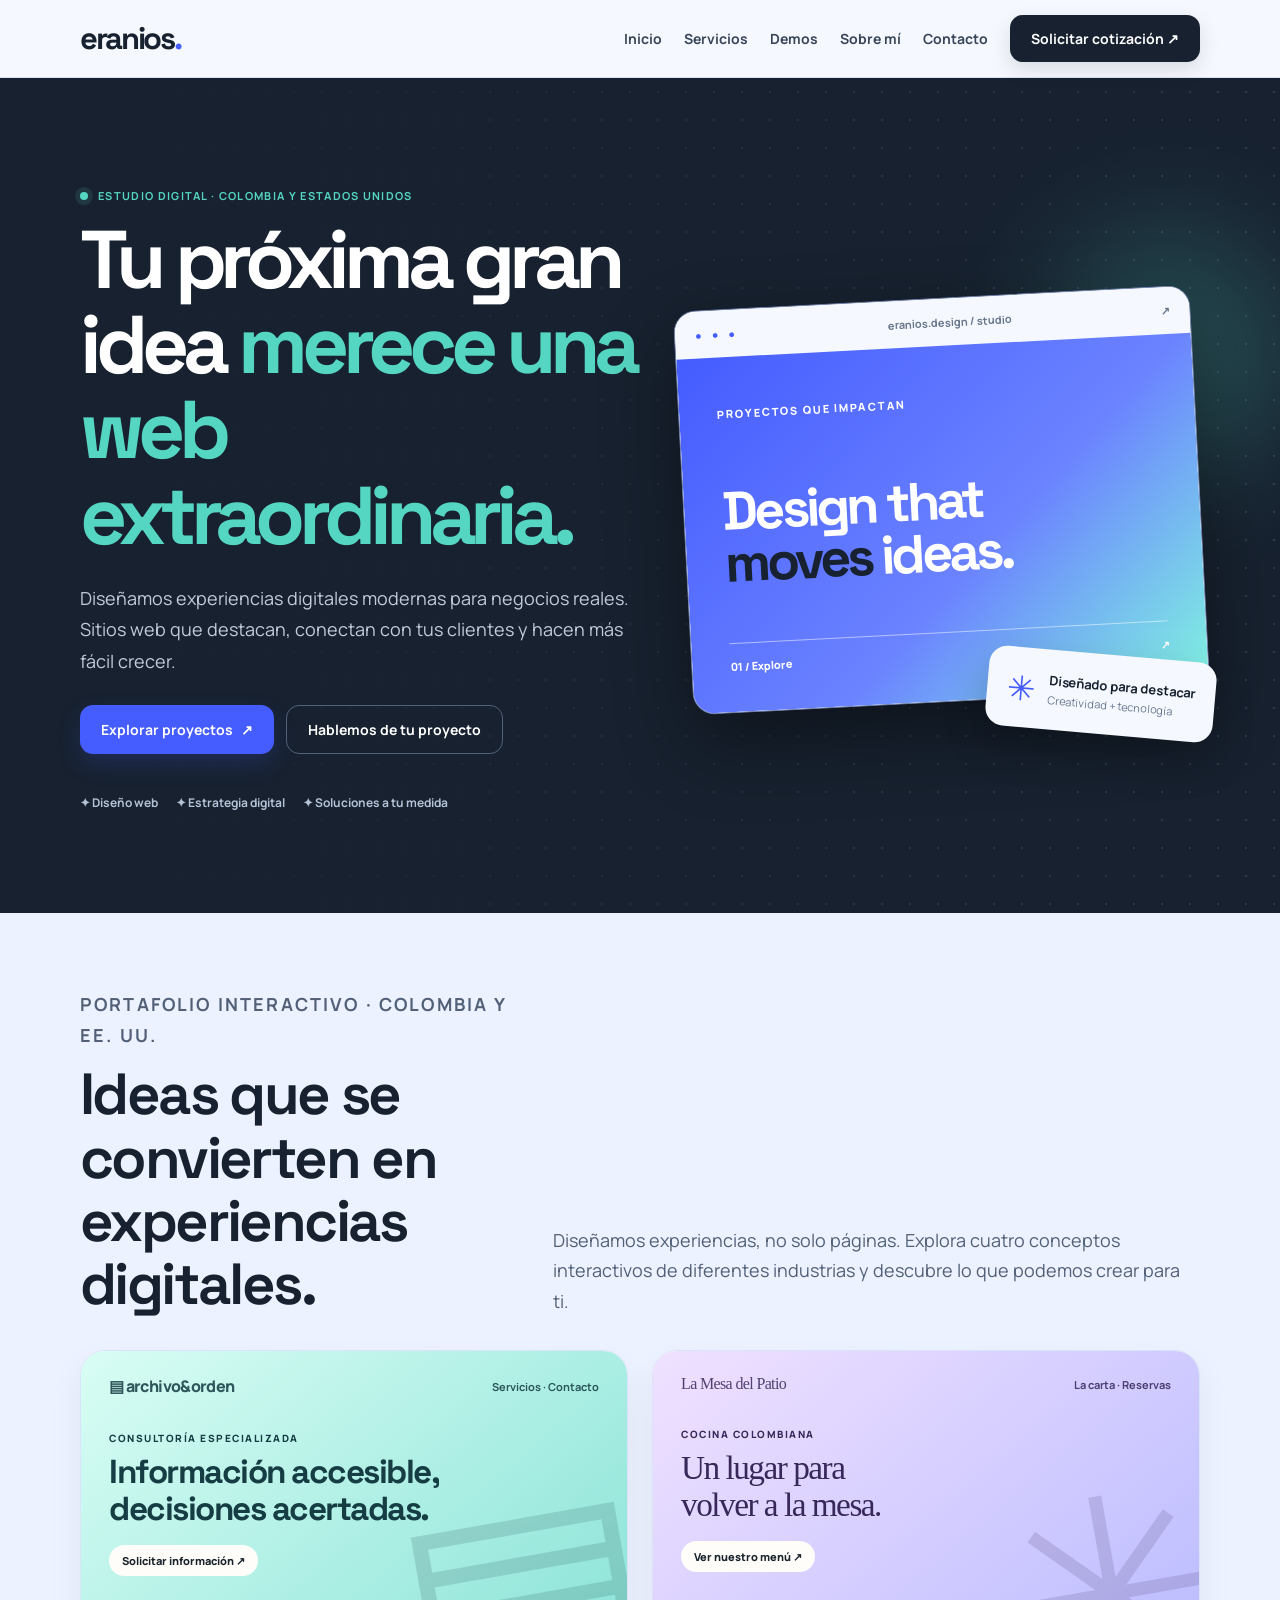
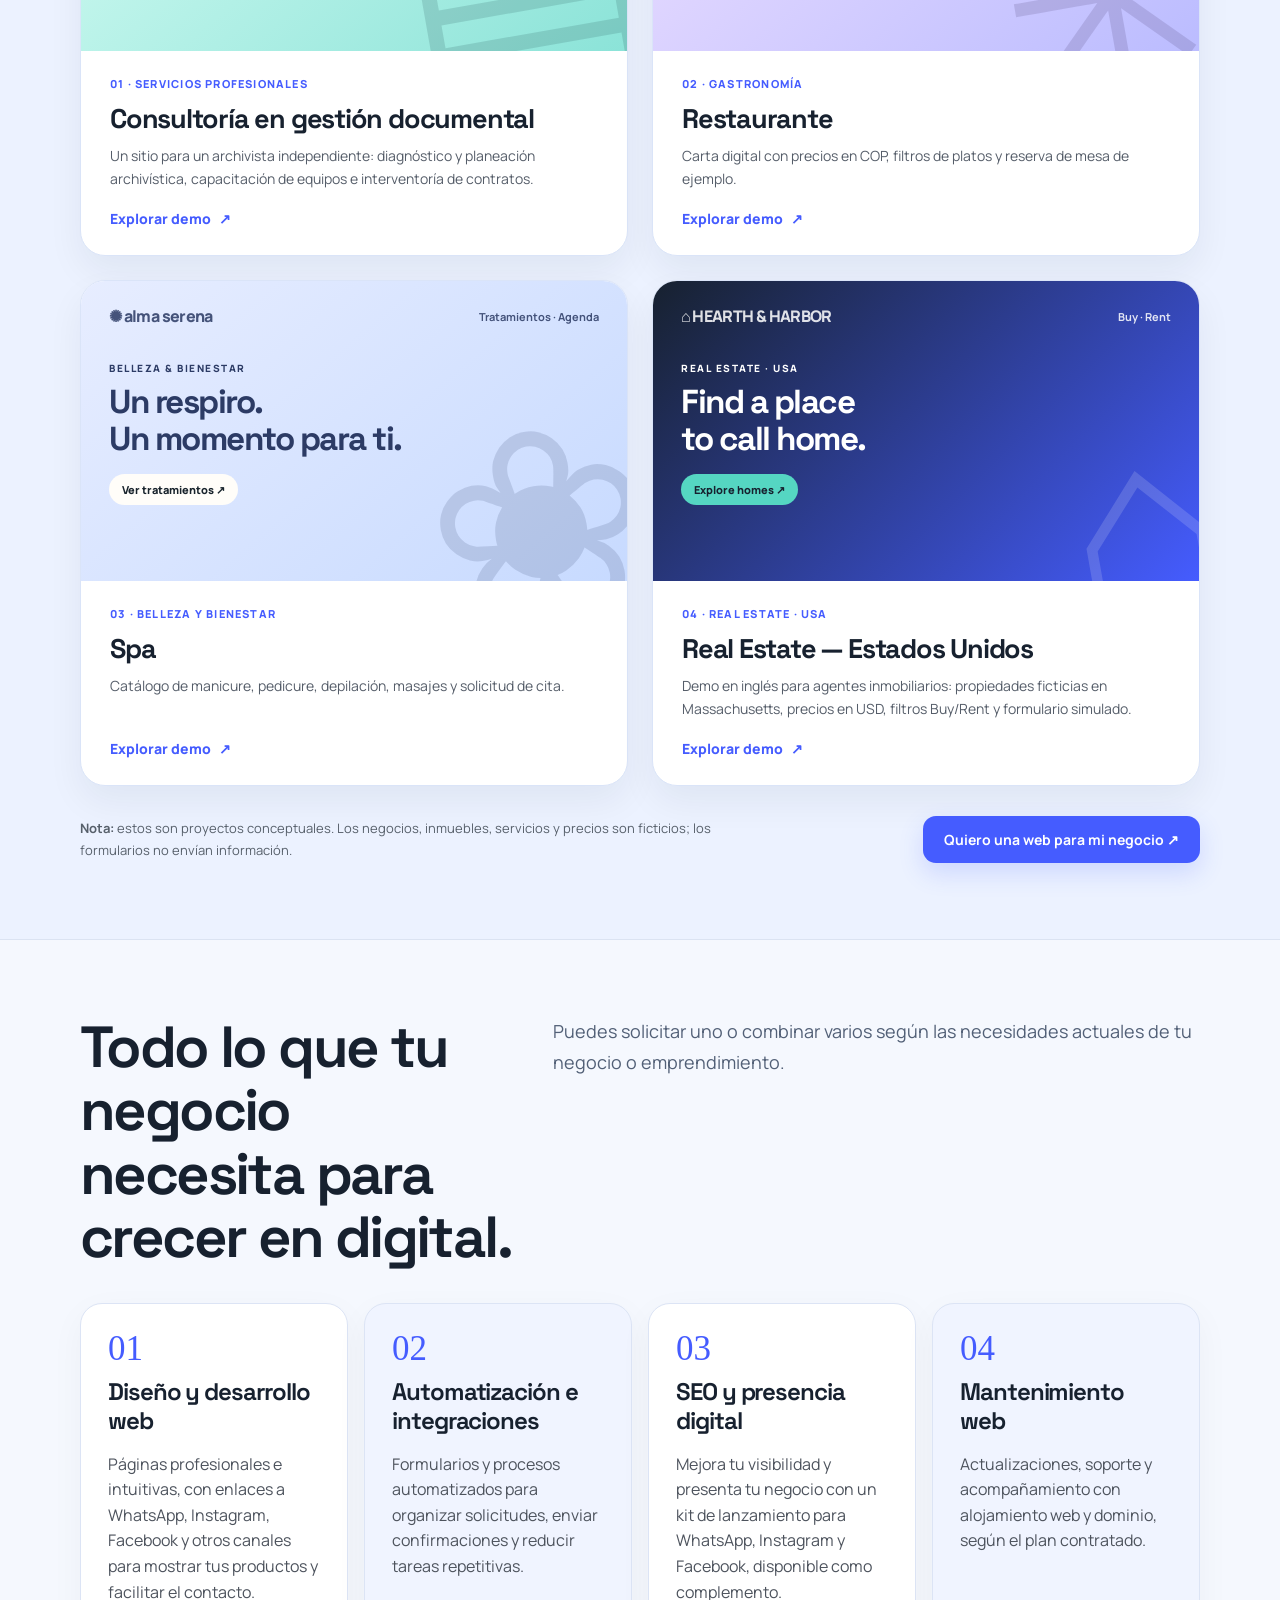
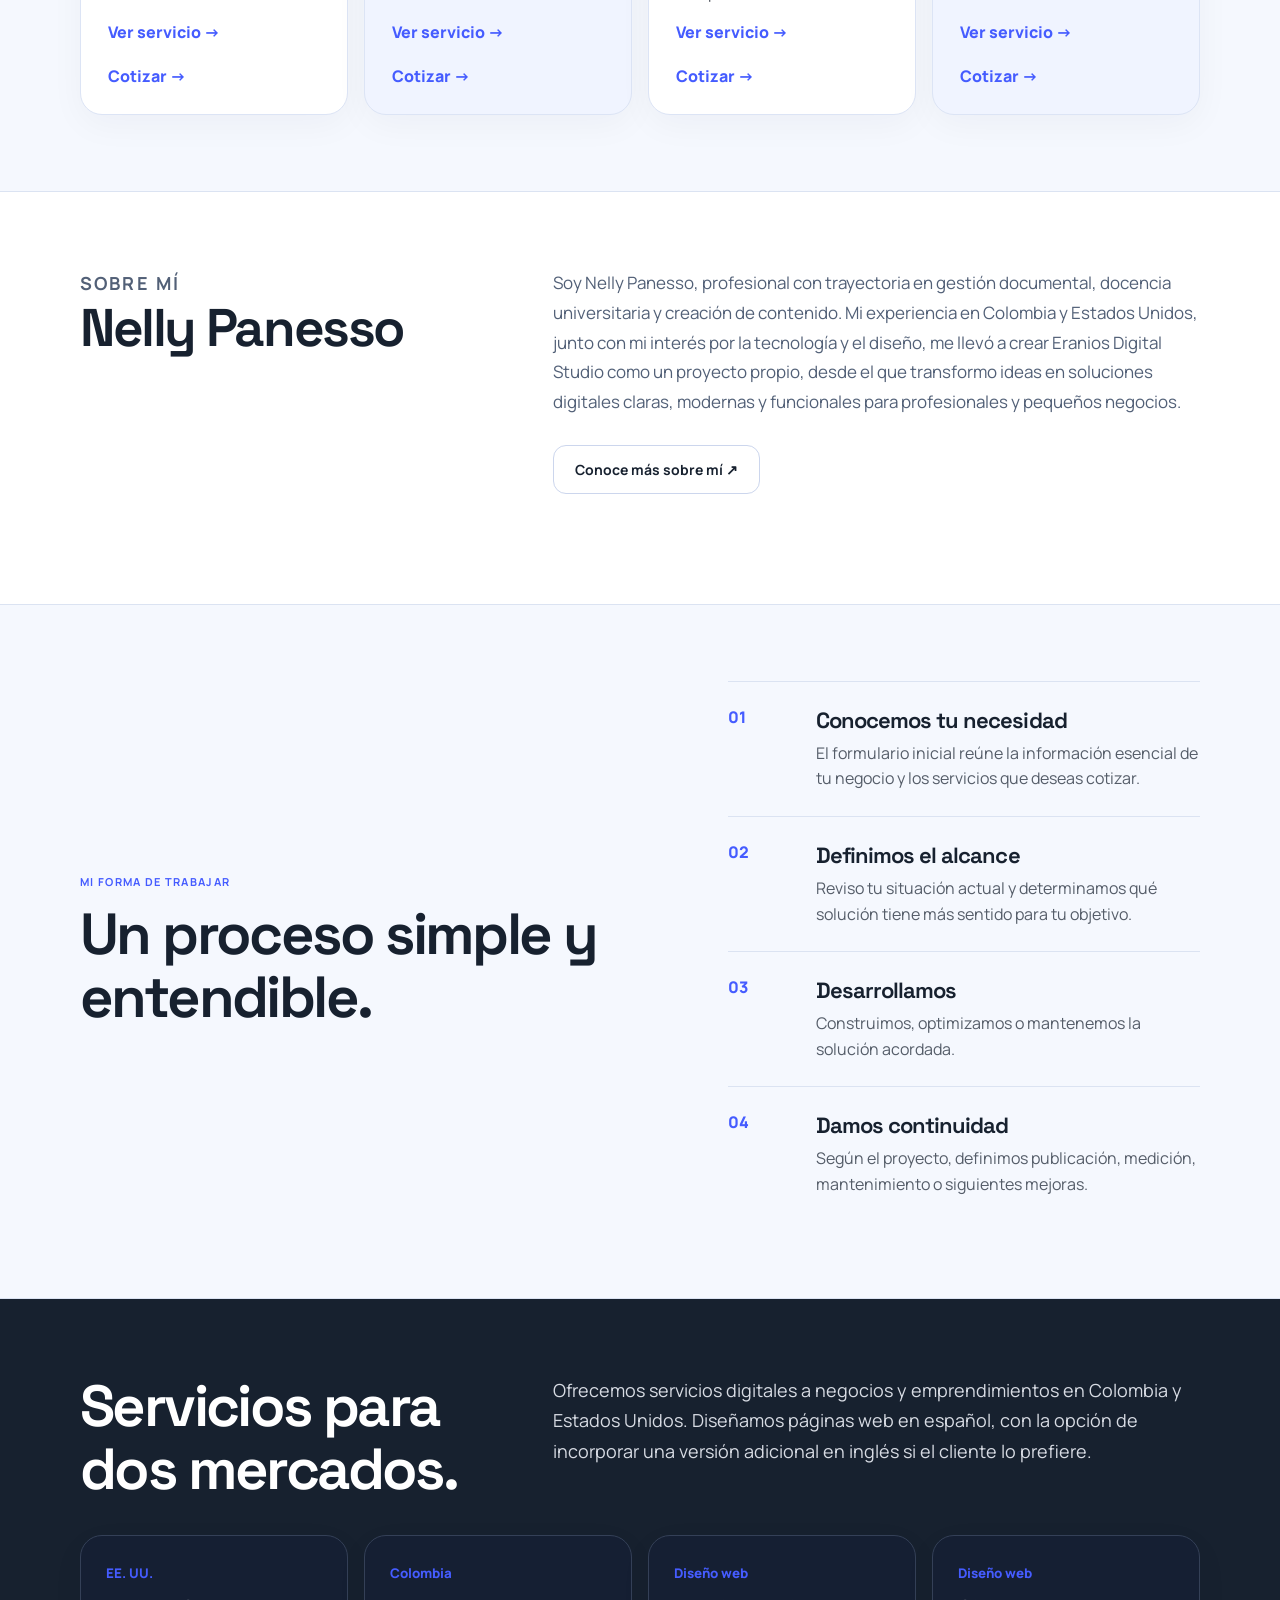
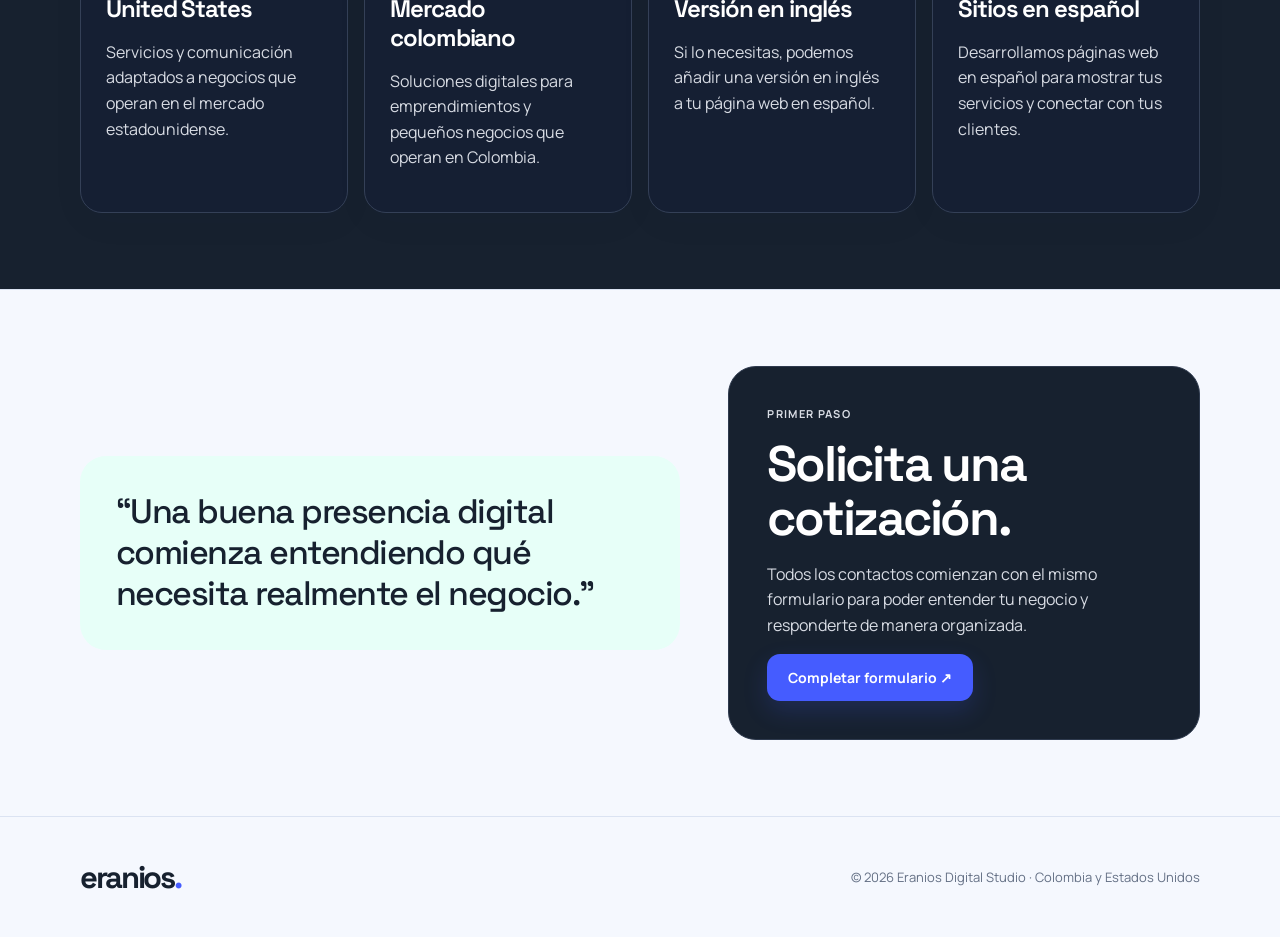
<file: index.html>
<!doctype html><html lang="es"><head><meta charset="utf-8"><meta name="viewport" content="width=device-width,initial-scale=1"><title>Eranios Digital Studio | Diseño web y soluciones digitales</title><meta name="description" content="Diseño de páginas web, automatizaciones y presencia digital para negocios en Colombia y Estados Unidos. Conoce los servicios y explora demos interactivos."><meta name="robots" content="index,follow"><link rel="canonical" href="https://nellypanessoa.github.io/np-preview/"><meta property="og:type" content="website"><meta property="og:title" content="Diseño de páginas web para pequeños negocios | Nelly Panesso"><meta property="og:description" content="Diseño de páginas web, automatizaciones y presencia digital para negocios en Colombia y Estados Unidos. Conoce los servicios y explora demos interactivos."><meta property="og:url" content="https://nellypanessoa.github.io/np-preview/"><meta property="og:site_name" content="Nelly Panesso"><meta name="twitter:card" content="summary"><meta name="twitter:title" content="Diseño de páginas web para pequeños negocios | Nelly Panesso"><meta name="twitter:description" content="Diseño de páginas web, automatizaciones y presencia digital para negocios en Colombia y Estados Unidos. Conoce los servicios y explora demos interactivos."><link rel="icon" href="favicon.svg" type="image/svg+xml"><script type="application/ld+json">{"@context":"https://schema.org","@graph":[{"@type":"WebSite","@id":"https://nellypanessoa.github.io/np-preview/#website","url":"https://nellypanessoa.github.io/np-preview/","name":"Eranios Digital Studio","inLanguage":"es"},{"@type":"ProfessionalService","@id":"https://nellypanessoa.github.io/np-preview/#business","name":"Eranios Digital Studio","url":"https://nellypanessoa.github.io/np-preview/","email":"nellypanessoa@gmail.com","areaServed":[{"@type":"Country","name":"United States"},{"@type":"Country","name":"Colombia"}],"availableLanguage":["English","Spanish"],"serviceType":["Diseño y desarrollo web","Automatización e integraciones","SEO y presencia digital","Mantenimiento web"],"founder":{"@id":"https://nellypanessoa.github.io/np-preview/about.html#person"}},{"@type":"Person","@id":"https://nellypanessoa.github.io/np-preview/about.html#person","name":"Nelly Panesso","url":"https://nellypanessoa.github.io/np-preview/about.html","sameAs":["https://www.linkedin.com/in/nelly-panesso","https://www.researchgate.net/profile/Nelly-Panesso"]}]}</script><link rel="preconnect" href="https://fonts.googleapis.com"><link rel="preconnect" href="https://fonts.gstatic.com" crossorigin><link href="https://fonts.googleapis.com/css2?family=Manrope:wght@400;500;600;700;800&family=Space+Grotesk:wght@400;500;600;700&display=swap" rel="stylesheet"><link rel="stylesheet" href="assets/styles.css"></head><body><header class="top"><div class="wrap"><a class="brand" href="index.html" aria-label="eranios, inicio">eranios<span>.</span></a><button class="menu" aria-expanded="false" aria-label="Abrir menú">Menú</button><nav><a href="index.html">Inicio</a><a href="index.html#servicios">Servicios</a><a href="index.html#demos-colombia">Demos</a><a href="about.html">Sobre mí</a><a href="contact.html#cotizacion">Contacto</a><a class="nav-cta" href="contact.html#cotizacion">Solicitar cotización ↗</a></nav></div></header>
<main><section class="hero studio-hero" id="inicio"><div class="wrap studio-hero-grid"><div class="studio-hero-copy"><p class="eyebrow"><span class="studio-live-dot"></span> ESTUDIO DIGITAL · COLOMBIA Y ESTADOS UNIDOS</p><h1>Tu próxima gran idea <span class="accent">merece una web extraordinaria.</span></h1><p class="lede">Diseñamos experiencias digitales modernas para negocios reales. Sitios web que destacan, conectan con tus clientes y hacen más fácil crecer.</p><div class="actions"><a class="button" href="#demos-colombia">Explorar proyectos <span aria-hidden="true">↗</span></a><a class="button alt" href="contact.html#cotizacion">Hablemos de tu proyecto</a></div><div class="studio-hero-micro"><span>✦ Diseño web</span><span>✦ Estrategia digital</span><span>✦ Soluciones a tu medida</span></div></div><div class="studio-hero-art" aria-label="Vista de ejemplos de proyectos digitales"><div class="studio-browser"><div class="studio-browser-bar"><span class="studio-dots">● ● ●</span><span>eranios.design / studio</span><span>↗</span></div><div class="studio-browser-canvas"><p>PROYECTOS QUE IMPACTAN</p><strong>Design that<br><em>moves</em> ideas.</strong><div class="studio-canvas-line"><span>01 / Explore</span><span>↗</span></div></div></div><div class="studio-floating-card"><span class="studio-card-spark">✳</span><span><strong>Diseñado para destacar</strong><small>Creatividad + tecnología</small></span></div><div class="studio-art-orbit"></div></div></div></section>
<section id="demos-colombia" class="demo-showcase">
  <div class="wrap">
    <div class="section-head"><div><p class="eyebrow">Portafolio interactivo · Colombia y EE. UU.</p><h2>Ideas que se convierten en experiencias digitales.</h2></div><p>Diseñamos experiencias, no solo páginas. Explora cuatro conceptos interactivos de diferentes industrias y descubre lo que podemos crear para ti.</p></div>
    <div class="demo-showcase-grid">
      <article class="demo-tile">
        <a class="demo-tile-view" href="demos/colombia/gestion-documental/" aria-label="Abrir demo de consultoría en gestión documental">
          <div class="demo-tile-preview preview-archive"><div class="preview-top"><span class="preview-logo">▤ archivo&orden</span><span>Servicios · Contacto</span></div><div class="preview-body"><small>CONSULTORÍA ESPECIALIZADA</small><strong>Información accesible,<br>decisiones acertadas.</strong><span class="preview-pill">Solicitar información ↗</span></div><span class="preview-decoration" aria-hidden="true">▤</span></div>
        </a>
        <div class="demo-tile-copy"><span class="demo-tile-num">01 · Servicios profesionales</span><h3>Consultoría en gestión documental</h3><p>Un sitio para un archivista independiente: diagnóstico y planeación archivística, capacitación de equipos e interventoría de contratos.</p><a href="demos/colombia/gestion-documental/">Explorar demo <span aria-hidden="true">↗</span></a></div>
      </article>
      <article class="demo-tile">
        <a class="demo-tile-view" href="demos/colombia/restaurante/" aria-label="Abrir demo de restaurante con menú y precios">
          <div class="demo-tile-preview preview-restaurant"><div class="preview-top"><span class="preview-logo preview-serif">La Mesa del Patio</span><span>La carta · Reservas</span></div><div class="preview-body"><small>COCINA COLOMBIANA</small><strong class="preview-serif">Un lugar para<br>volver a la mesa.</strong><span class="preview-pill">Ver nuestro menú ↗</span></div><span class="preview-decoration" aria-hidden="true">✳</span></div>
        </a>
        <div class="demo-tile-copy"><span class="demo-tile-num">02 · Gastronomía</span><h3>Restaurante</h3><p>Carta digital con precios en COP, filtros de platos y reserva de mesa de ejemplo.</p><a href="demos/colombia/restaurante/">Explorar demo <span aria-hidden="true">↗</span></a></div>
      </article>
      <article class="demo-tile">
        <a class="demo-tile-view" href="demos/colombia/spa/" aria-label="Abrir demo de spa con catálogo de tratamientos">
          <div class="demo-tile-preview preview-spa"><div class="preview-top"><span class="preview-logo">✺ alma serena</span><span>Tratamientos · Agenda</span></div><div class="preview-body"><small>BELLEZA & BIENESTAR</small><strong>Un respiro.<br>Un momento para ti.</strong><span class="preview-pill">Ver tratamientos ↗</span></div><span class="preview-decoration" aria-hidden="true">❀</span></div>
        </a>
        <div class="demo-tile-copy"><span class="demo-tile-num">03 · Belleza y bienestar</span><h3>Spa</h3><p>Catálogo de manicure, pedicure, depilación, masajes y solicitud de cita.</p><a href="demos/colombia/spa/">Explorar demo <span aria-hidden="true">↗</span></a></div>
      </article>
      <article class="demo-tile">
        <a class="demo-tile-view" href="demos/colombia/inmobiliaria/" aria-label="Open U.S. real estate website demo with sample homes and interactive filters">
          <div class="demo-tile-preview preview-realty"><div class="preview-top"><span class="preview-logo">⌂ HEARTH & HARBOR</span><span>Buy · Rent</span></div><div class="preview-body"><small>REAL ESTATE · USA</small><strong>Find a place<br>to call home.</strong><span class="preview-pill">Explore homes ↗</span></div><span class="preview-decoration" aria-hidden="true">⌂</span></div>
        </a>
        <div class="demo-tile-copy"><span class="demo-tile-num">04 · Real Estate · USA</span><h3>Real Estate — Estados Unidos</h3><p>Demo en inglés para agentes inmobiliarios: propiedades ficticias en Massachusetts, precios en USD, filtros Buy/Rent y formulario simulado.</p><a href="demos/colombia/inmobiliaria/">Explorar demo <span aria-hidden="true">↗</span></a></div>
      </article>
    </div>
    <div class="demo-showcase-foot"><p><strong>Nota:</strong> estos son proyectos conceptuales. Los negocios, inmuebles, servicios y precios son ficticios; los formularios no envían información.</p><a class="button" href="contact.html?service=web#cotizacion">Quiero una web para mi negocio ↗</a></div>
  </div>
</section>
<section id="servicios"><div class="wrap"><div class="section-head"><h2>Todo lo que tu negocio necesita para crecer en digital.</h2><p>Puedes solicitar uno o combinar varios según las necesidades actuales de tu negocio o emprendimiento.</p></div><div class="cards"><article class="card service-card"><div><span class="num">01</span><h3>Diseño y desarrollo web</h3><p>Páginas profesionales e intuitivas, con enlaces a WhatsApp, Instagram, Facebook y otros canales para mostrar tus productos y facilitar el contacto.</p></div><div><a href="web-design.html">Ver servicio →</a><br><br><a href="contact.html?service=web#cotizacion">Cotizar →</a></div></article><article class="card service-card"><div><span class="num">02</span><h3>Automatización e integraciones</h3><p>Formularios y procesos automatizados para organizar solicitudes, enviar confirmaciones y reducir tareas repetitivas.</p></div><div><a href="automation.html">Ver servicio →</a><br><br><a href="contact.html?service=automation#cotizacion">Cotizar →</a></div></article><article class="card service-card"><div><span class="num">03</span><h3>SEO y presencia digital</h3><p>Mejora tu visibilidad y presenta tu negocio con un kit de lanzamiento para WhatsApp, Instagram y Facebook, disponible como complemento.</p></div><div><a href="seo.html">Ver servicio →</a><br><br><a href="contact.html?service=seo#cotizacion">Cotizar →</a></div></article><article class="card service-card"><div><span class="num">04</span><h3>Mantenimiento web</h3><p>Actualizaciones, soporte y acompañamiento con alojamiento web y dominio, según el plan contratado.</p></div><div><a href="maintenance.html">Ver servicio →</a><br><br><a href="contact.html?service=maintenance#cotizacion">Cotizar →</a></div></article></div></div></section>
<section id="sobre-mi" aria-labelledby="sobre-mi-titulo"><div class="wrap"><div class="section-head"><div><p class="eyebrow">Sobre mí</p><h2 id="sobre-mi-titulo">Nelly Panesso</h2></div><div><p class="lede" style="font-size:17px;line-height:1.75;margin:0">Soy Nelly Panesso, profesional con trayectoria en gestión documental, docencia universitaria y creación de contenido. Mi experiencia en Colombia y Estados Unidos, junto con mi interés por la tecnología y el diseño, me llevó a crear Eranios Digital Studio como un proyecto propio, desde el que transformo ideas en soluciones digitales claras, modernas y funcionales para profesionales y pequeños negocios.</p><div class="actions"><a class="button alt" href="https://www.nellypanesso.com" target="_blank" rel="noopener noreferrer" aria-label="Conoce más sobre Nelly Panesso en su sitio web personal">Conoce más sobre mí ↗</a></div></div></div></div></section>

<section><div class="wrap split"><div><p class="eyebrow">Mi forma de trabajar</p><h2>Un proceso simple y entendible.</h2></div><div class="steps"><div class="step"><div><h3>Conocemos tu necesidad</h3><p>El formulario inicial reúne la información esencial de tu negocio y los servicios que deseas cotizar.</p></div></div><div class="step"><div><h3>Definimos el alcance</h3><p>Reviso tu situación actual y determinamos qué solución tiene más sentido para tu objetivo.</p></div></div><div class="step"><div><h3>Desarrollamos</h3><p>Construimos, optimizamos o mantenemos la solución acordada.</p></div></div><div class="step"><div><h3>Damos continuidad</h3><p>Según el proyecto, definimos publicación, medición, mantenimiento o siguientes mejoras.</p></div></div></div></div></section>
<section class="dark"><div class="wrap"><div class="section-head"><h2>Servicios para dos mercados.</h2><p>Ofrecemos servicios digitales a negocios y emprendimientos en Colombia y Estados Unidos. Diseñamos páginas web en español, con la opción de incorporar una versión adicional en inglés si el cliente lo prefiere.</p></div><div class="cards"><article class="card"><small>EE. UU.</small><h3>United States</h3><p>Servicios y comunicación adaptados a negocios que operan en el mercado estadounidense.</p></article><article class="card"><small>Colombia</small><h3>Mercado colombiano</h3><p>Soluciones digitales para emprendimientos y pequeños negocios que operan en Colombia.</p></article><article class="card"><small>Diseño web</small><h3>Versión en inglés</h3><p>Si lo necesitas, podemos añadir una versión en inglés a tu página web en español.</p></article><article class="card"><small>Diseño web</small><h3>Sitios en español</h3><p>Desarrollamos páginas web en español para mostrar tus servicios y conectar con tus clientes.</p></article></div></div></section>
<section><div class="wrap split"><div class="quote">“Una buena presencia digital comienza entendiendo qué necesita realmente el negocio.”</div><div class="contact-box"><p class="eyebrow">Primer paso</p><h2>Solicita una cotización.</h2><p>Todos los contactos comienzan con el mismo formulario para poder entender tu negocio y responderte de manera organizada.</p><a class="button" href="contact.html#cotizacion">Completar formulario ↗</a></div></div></section></main><footer class="footer"><div class="wrap"><a class="brand" href="index.html" aria-label="eranios, inicio">eranios<span>.</span></a><p>© <span id="year"></span> Eranios Digital Studio · Colombia y Estados Unidos</p></div></footer><script src="assets/site.js?v=4"></script></body></html>
</file>
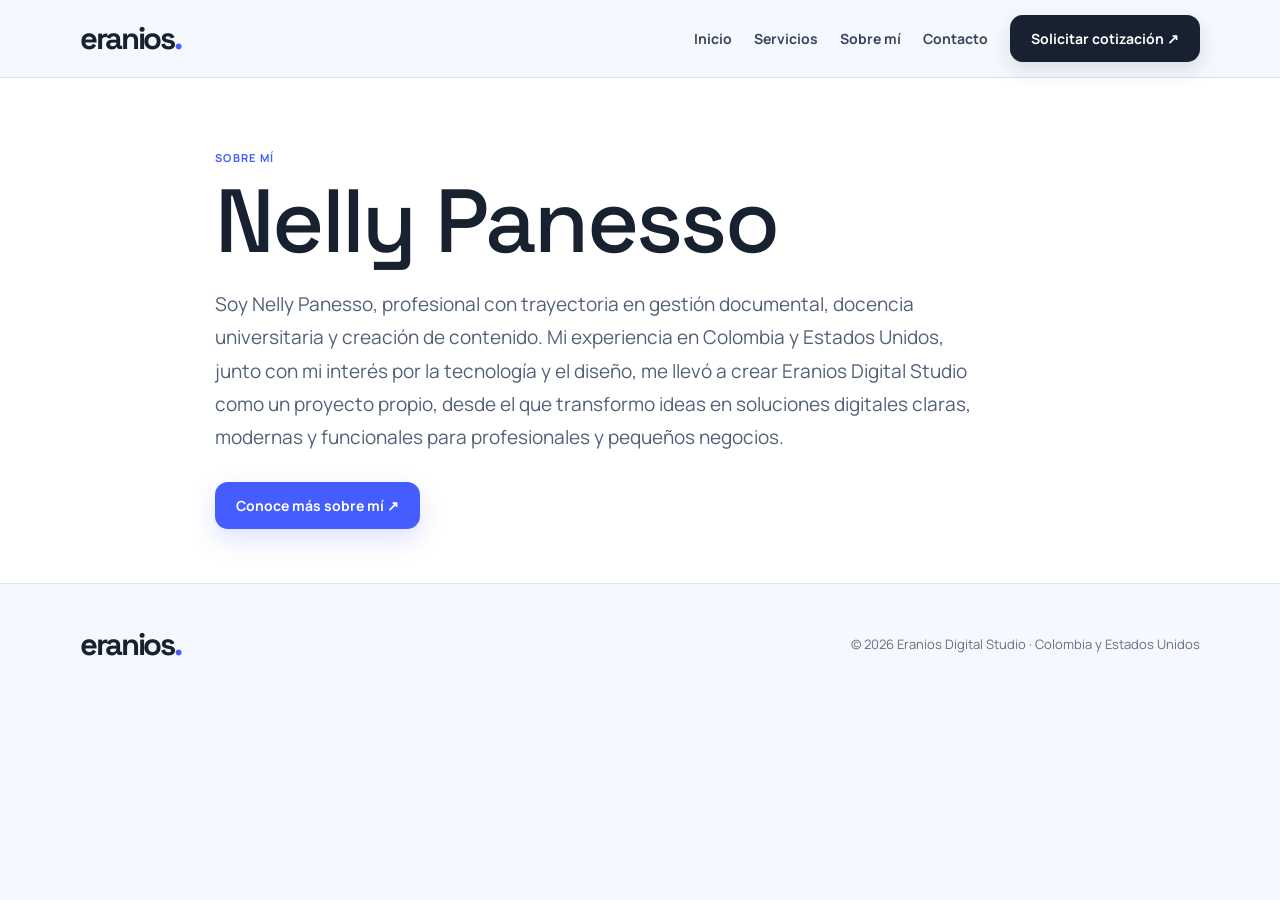
<file: about.html>
<!doctype html><html lang="es"><head><meta charset="utf-8"><meta name="viewport" content="width=device-width,initial-scale=1"><title>Sobre mí | Nelly Panesso — Eranios Digital Studio</title><meta name="description" content="Conoce más sobre Nelly Panesso en su sitio web personal."><meta name="robots" content="index,follow"><link rel="canonical" href="https://nellypanessoa.github.io/np-preview/about.html"><meta property="og:type" content="website"><meta property="og:title" content="Sobre mí | Nelly Panesso — Eranios Digital Studio"><meta property="og:description" content="Conoce más sobre Nelly Panesso en su sitio web personal."><meta property="og:url" content="https://nellypanessoa.github.io/np-preview/about.html"><meta property="og:site_name" content="Nelly Panesso"><meta name="twitter:card" content="summary"><meta name="twitter:title" content="Sobre mí | Nelly Panesso — Eranios Digital Studio"><meta name="twitter:description" content="Conoce más sobre Nelly Panesso en su sitio web personal."><link rel="icon" href="favicon.svg" type="image/svg+xml"><script type="application/ld+json">{"@context":"https://schema.org","@type":"Person","@id":"https://nellypanessoa.github.io/np-preview/about.html#person","name":"Nelly Panesso","url":"https://nellypanessoa.github.io/np-preview/about.html","jobTitle":"Profesional en gestión documental y servicios digitales","sameAs":["https://www.linkedin.com/in/nelly-panesso","https://www.researchgate.net/profile/Nelly-Panesso","https://scienti.minciencias.gov.co/cvlac/visualizador/generarCurriculoCv.do?cod_rh=0000028439","https://www.youtube.com/@contenidoarchivistico"]}</script><link rel="preconnect" href="https://fonts.googleapis.com"><link rel="preconnect" href="https://fonts.gstatic.com" crossorigin><link href="https://fonts.googleapis.com/css2?family=Manrope:wght@400;500;600;700;800&family=Space+Grotesk:wght@400;500;600;700&display=swap" rel="stylesheet"><link rel="stylesheet" href="assets/styles.css"></head><body><header class="top"><div class="wrap"><a class="brand" href="index.html" aria-label="eranios, inicio">eranios<span>.</span></a><button class="menu" aria-expanded="false" aria-label="Abrir menú">Menú</button><nav><a href="index.html">Inicio</a><a href="index.html#servicios">Servicios</a><a href="about.html">Sobre mí</a><a href="contact.html#cotizacion">Contacto</a><a class="nav-cta" href="contact.html#cotizacion">Solicitar cotización ↗</a></nav></div></header><main><section class="page-hero" id="sobre-mi"><div class="wrap" style="max-width:850px"><p class="eyebrow">Sobre mí</p><h1>Nelly Panesso</h1><p class="lede" style="font-size:19px;line-height:1.75">Soy Nelly Panesso, profesional con trayectoria en gestión documental, docencia universitaria y creación de contenido. Mi experiencia en Colombia y Estados Unidos, junto con mi interés por la tecnología y el diseño, me llevó a crear Eranios Digital Studio como un proyecto propio, desde el que transformo ideas en soluciones digitales claras, modernas y funcionales para profesionales y pequeños negocios.</p><div class="actions"><a class="button" href="https://www.nellypanesso.com" target="_blank" rel="noopener noreferrer">Conoce más sobre mí ↗</a></div></div></section></main><footer class="footer"><div class="wrap"><a class="brand" href="index.html" aria-label="eranios, inicio">eranios<span>.</span></a><p>© <span id="year"></span> Eranios Digital Studio · Colombia y Estados Unidos</p></div></footer><script src="assets/site.js?v=4"></script></body></html>
</file>
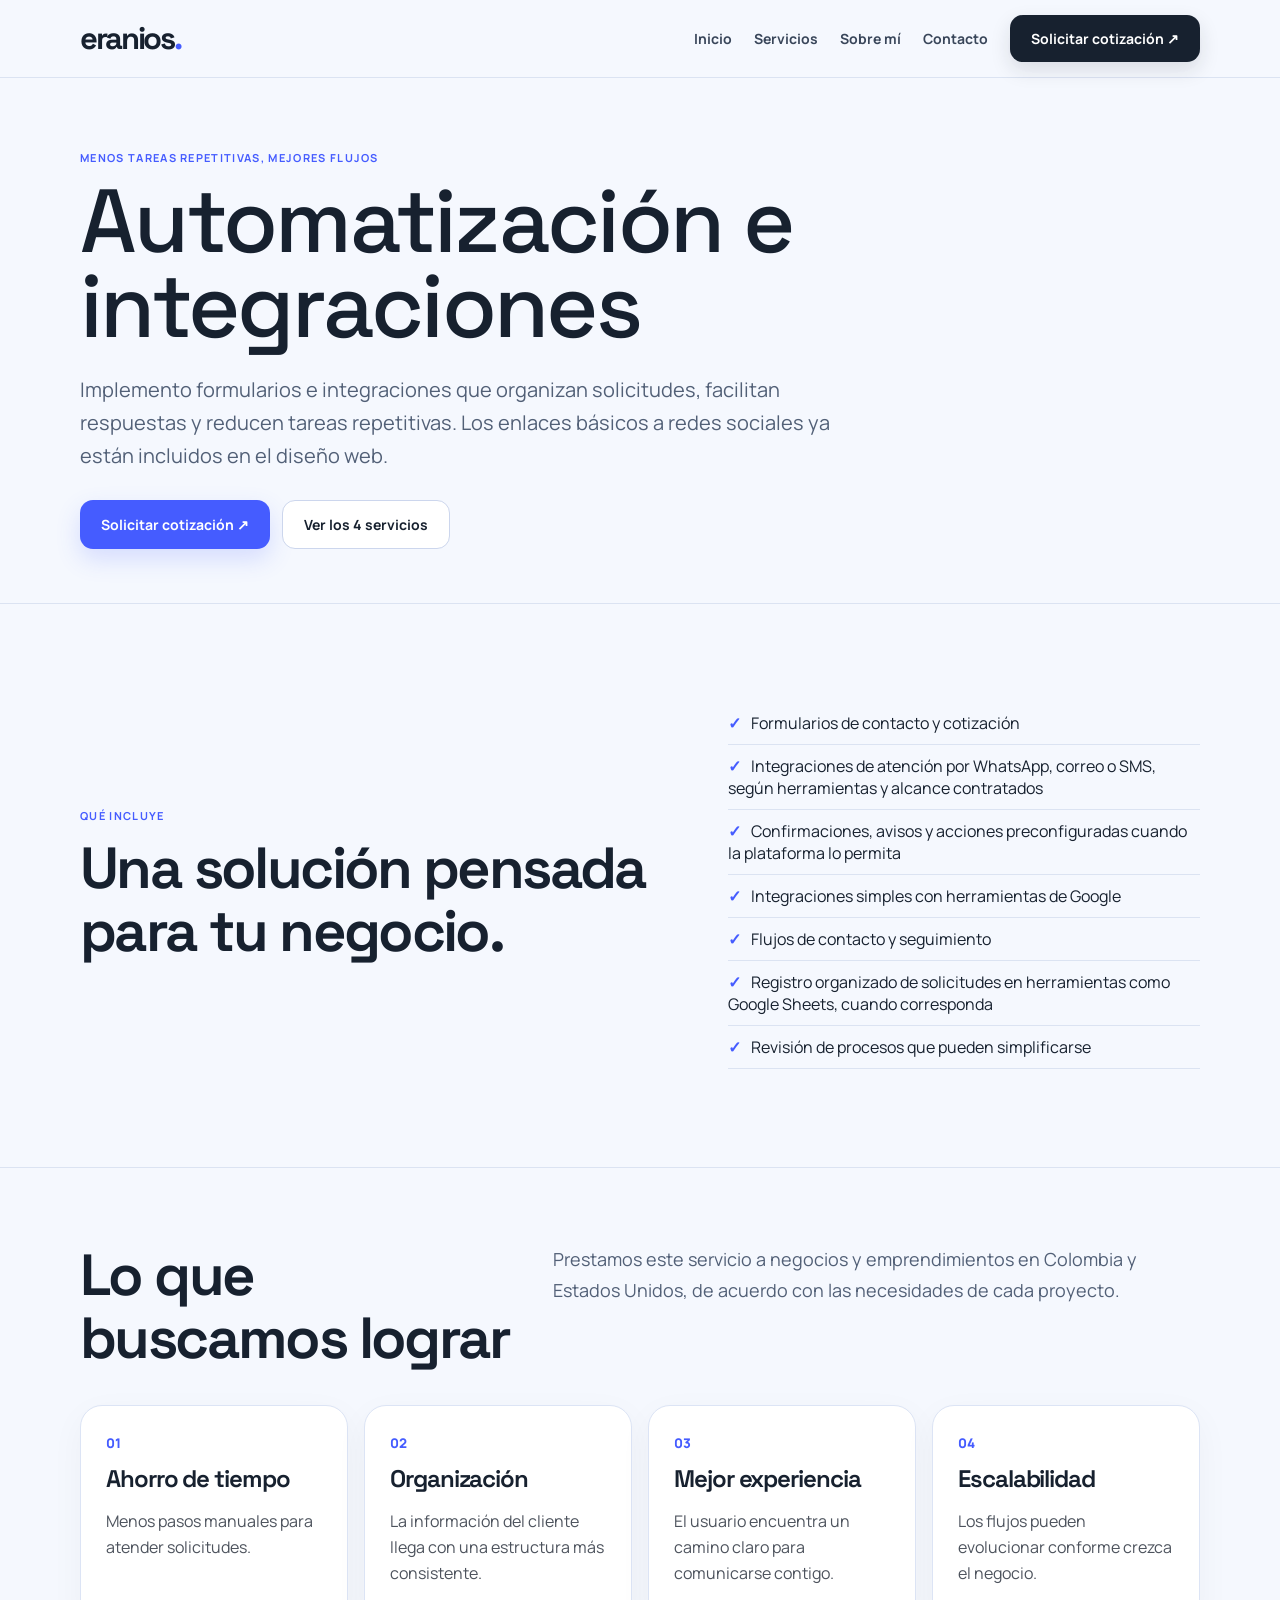
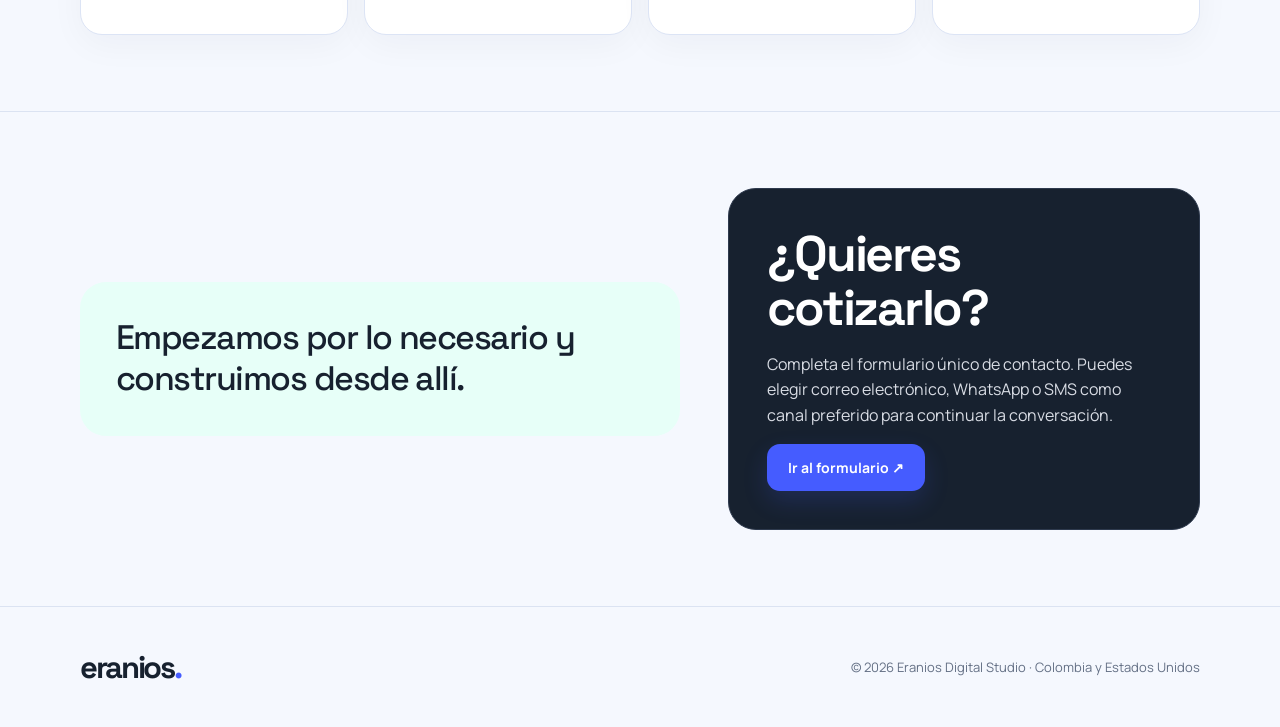
<file: automation.html>
<!doctype html><html lang="es"><head><meta charset="utf-8"><meta name="viewport" content="width=device-width,initial-scale=1"><title>Automatización para pequeños negocios | Nelly Panesso</title><meta name="description" content="Automatización e integraciones para organizar contactos, formularios, WhatsApp, SMS y procesos digitales de pequeños negocios."><meta name="robots" content="index,follow"><link rel="canonical" href="https://nellypanessoa.github.io/np-preview/automation.html"><meta property="og:type" content="website"><meta property="og:title" content="Automatización para pequeños negocios | Nelly Panesso"><meta property="og:description" content="Automatización e integraciones para organizar contactos, formularios, WhatsApp, SMS y procesos digitales de pequeños negocios."><meta property="og:url" content="https://nellypanessoa.github.io/np-preview/automation.html"><meta property="og:site_name" content="Nelly Panesso"><meta name="twitter:card" content="summary"><meta name="twitter:title" content="Automatización para pequeños negocios | Nelly Panesso"><meta name="twitter:description" content="Automatización e integraciones para organizar contactos, formularios, WhatsApp, SMS y procesos digitales de pequeños negocios."><link rel="icon" href="favicon.svg" type="image/svg+xml"><script type="application/ld+json">{"@context":"https://schema.org","@type":"Service","name":"Automatización e integraciones","url":"https://nellypanessoa.github.io/np-preview/automation.html","provider":{"@id":"https://nellypanessoa.github.io/np-preview/#business"},"areaServed":["United States","Colombia"],"availableChannel":{"@type":"ServiceChannel","serviceUrl":"https://nellypanessoa.github.io/np-preview/contact.html?service=automation#cotizacion"}}</script><link rel="preconnect" href="https://fonts.googleapis.com"><link rel="preconnect" href="https://fonts.gstatic.com" crossorigin><link href="https://fonts.googleapis.com/css2?family=Manrope:wght@400;500;600;700;800&family=Space+Grotesk:wght@400;500;600;700&display=swap" rel="stylesheet"><link rel="stylesheet" href="assets/styles.css"></head><body><header class="top"><div class="wrap"><a class="brand" href="index.html" aria-label="eranios, inicio">eranios<span>.</span></a><button class="menu" aria-expanded="false" aria-label="Abrir menú">Menú</button><nav><a href="index.html">Inicio</a><a href="index.html#servicios">Servicios</a><a href="about.html">Sobre mí</a><a href="contact.html#cotizacion">Contacto</a><a class="nav-cta" href="contact.html#cotizacion">Solicitar cotización ↗</a></nav></div></header><main><section class="page-hero"><div class="wrap"><p class="eyebrow">Menos tareas repetitivas, mejores flujos</p><h1>Automatización e integraciones</h1><p class="lede">Implemento formularios e integraciones que organizan solicitudes, facilitan respuestas y reducen tareas repetitivas. Los enlaces básicos a redes sociales ya están incluidos en el diseño web.</p><div class="actions"><a class="button" href="contact.html?service=automation#cotizacion">Solicitar cotización ↗</a><a class="button alt" href="index.html#servicios">Ver los 4 servicios</a></div></div></section><section><div class="wrap split"><div><p class="eyebrow">Qué incluye</p><h2>Una solución pensada para tu negocio.</h2></div><div><ul class="checklist"><li>Formularios de contacto y cotización</li><li>Integraciones de atención por WhatsApp, correo o SMS, según herramientas y alcance contratados</li><li>Confirmaciones, avisos y acciones preconfiguradas cuando la plataforma lo permita</li><li>Integraciones simples con herramientas de Google</li><li>Flujos de contacto y seguimiento</li><li>Registro organizado de solicitudes en herramientas como Google Sheets, cuando corresponda</li><li>Revisión de procesos que pueden simplificarse</li></ul></div></div></section><section><div class="wrap"><div class="section-head"><h2>Lo que buscamos lograr</h2><p>Prestamos este servicio a negocios y emprendimientos en Colombia y Estados Unidos, de acuerdo con las necesidades de cada proyecto.</p></div><div class="cards"><article class="card"><small>01</small><h3>Ahorro de tiempo</h3><p>Menos pasos manuales para atender solicitudes.</p></article><article class="card"><small>02</small><h3>Organización</h3><p>La información del cliente llega con una estructura más consistente.</p></article><article class="card"><small>03</small><h3>Mejor experiencia</h3><p>El usuario encuentra un camino claro para comunicarse contigo.</p></article><article class="card"><small>04</small><h3>Escalabilidad</h3><p>Los flujos pueden evolucionar conforme crezca el negocio.</p></article></div></div></section><section><div class="wrap split"><div class="quote">Empezamos por lo necesario y construimos desde allí.</div><div class="contact-box"><h2>¿Quieres cotizarlo?</h2><p>Completa el formulario único de contacto. Puedes elegir correo electrónico, WhatsApp o SMS como canal preferido para continuar la conversación.</p><a class="button" href="contact.html?service=automation#cotizacion">Ir al formulario ↗</a></div></div></section></main><footer class="footer"><div class="wrap"><a class="brand" href="index.html" aria-label="eranios, inicio">eranios<span>.</span></a><p>© <span id="year"></span> Eranios Digital Studio · Colombia y Estados Unidos</p></div></footer><script src="assets/site.js?v=4"></script></body></html>
</file>
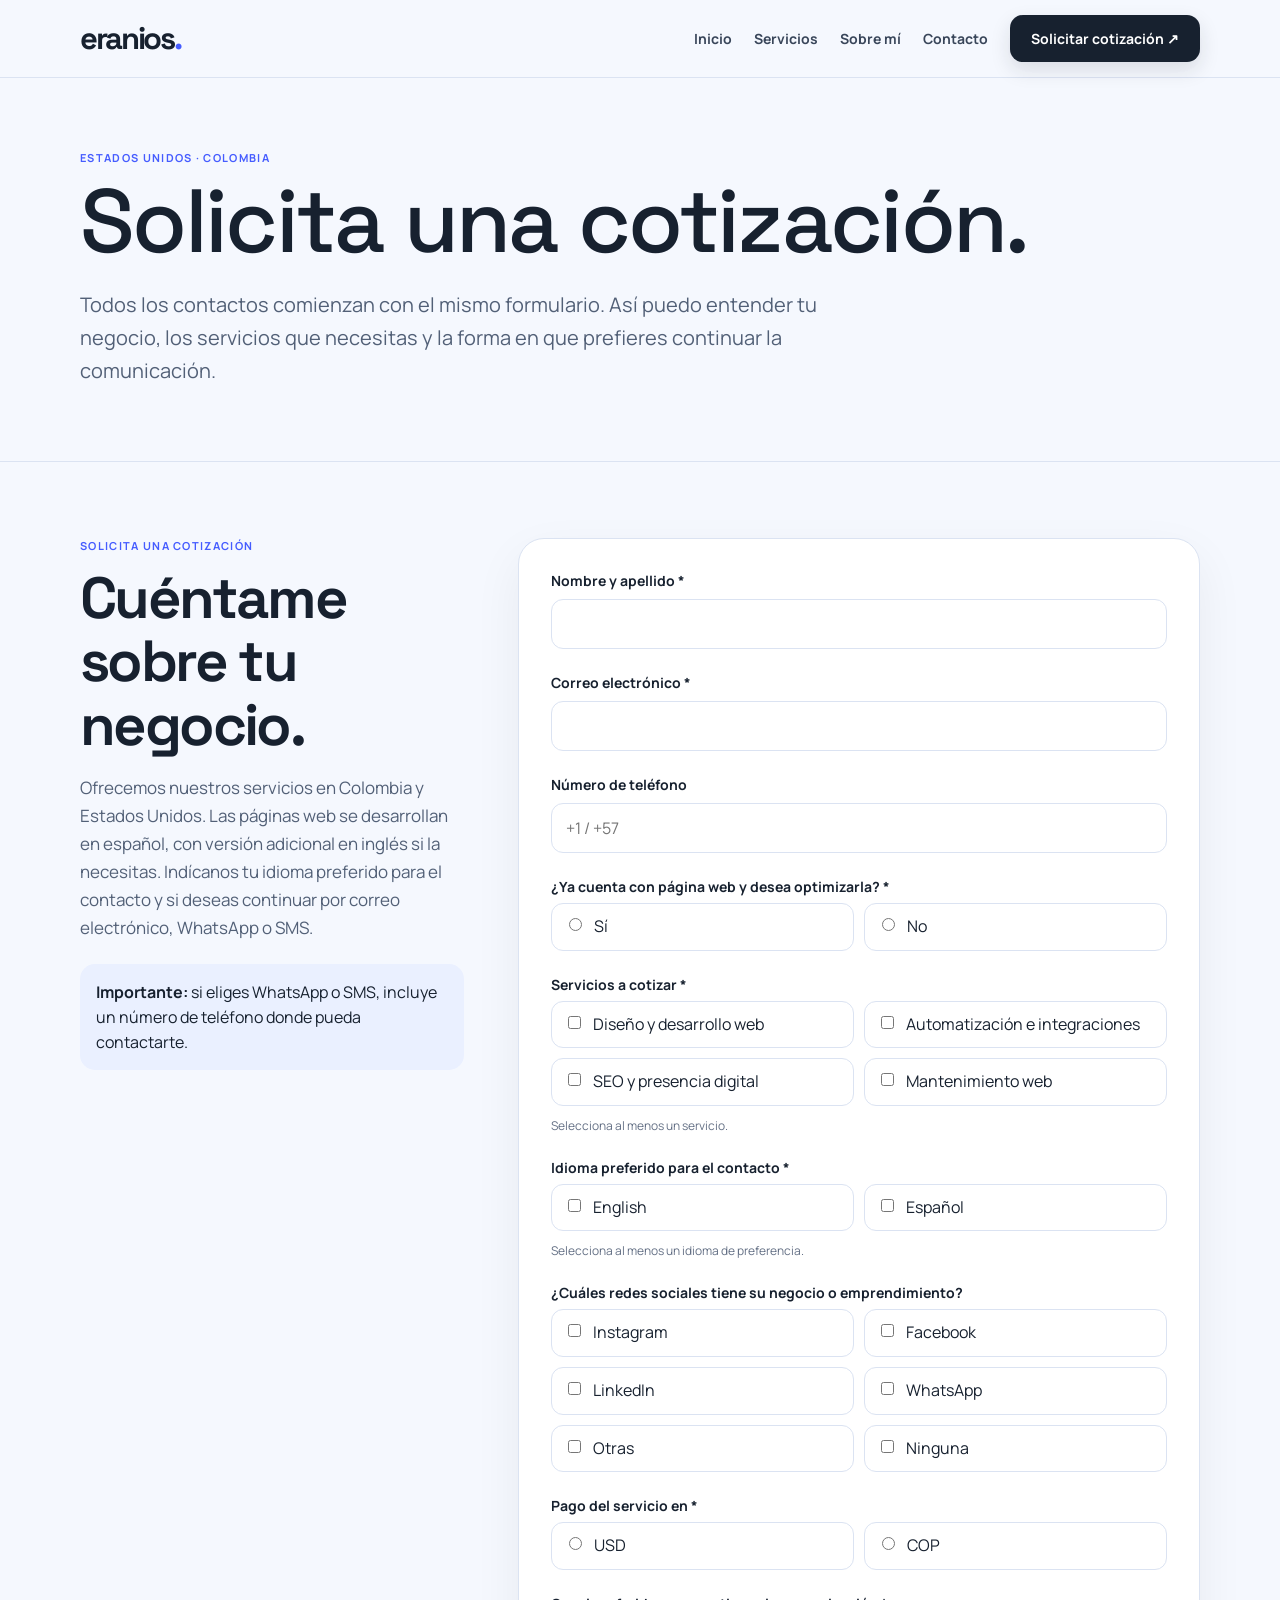
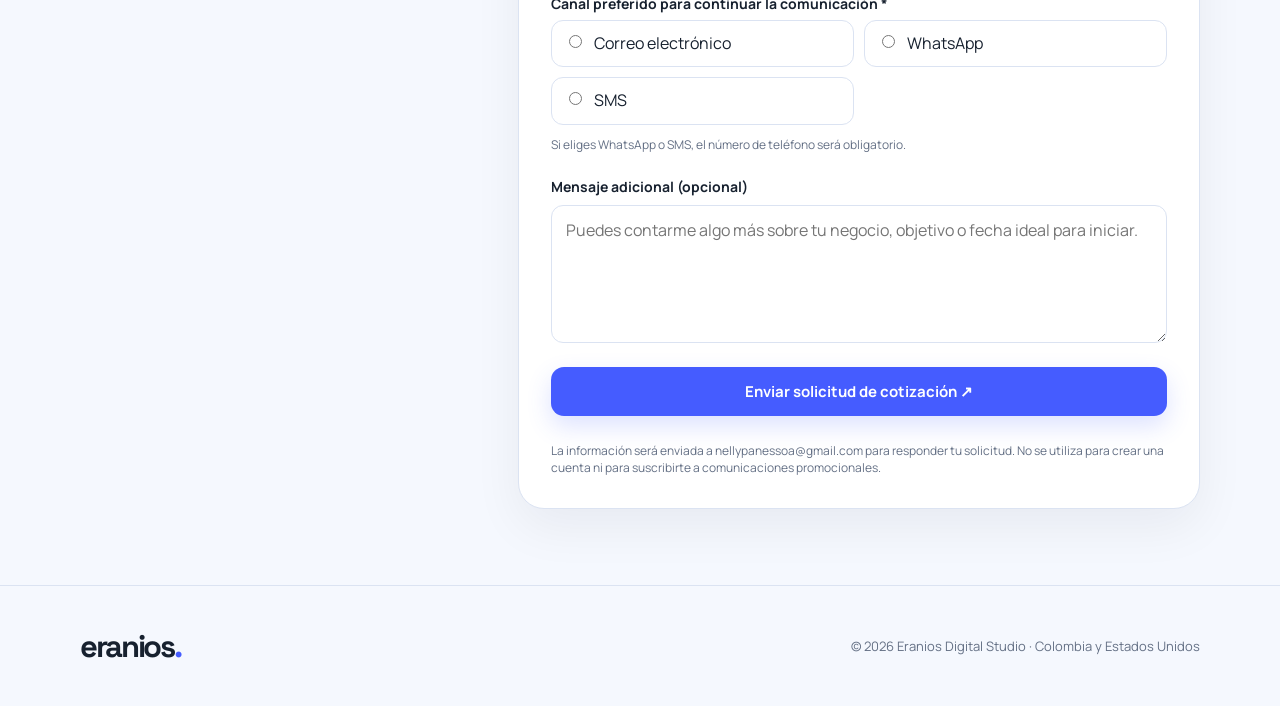
<file: contact.html>
<!doctype html><html lang="es"><head><meta charset="utf-8"><meta name="viewport" content="width=device-width,initial-scale=1"><title>Solicitar cotización | Servicios digitales | Nelly Panesso</title><meta name="description" content="Solicita una cotización de diseño web, automatización, SEO o mantenimiento para tu negocio en Estados Unidos o Colombia."><meta name="robots" content="index,follow"><link rel="canonical" href="https://nellypanessoa.github.io/np-preview/contact.html"><meta property="og:type" content="website"><meta property="og:title" content="Solicitar cotización | Servicios digitales | Nelly Panesso"><meta property="og:description" content="Solicita una cotización de diseño web, automatización, SEO o mantenimiento para tu negocio en Estados Unidos o Colombia."><meta property="og:url" content="https://nellypanessoa.github.io/np-preview/contact.html"><meta property="og:site_name" content="Nelly Panesso"><meta name="twitter:card" content="summary"><meta name="twitter:title" content="Solicitar cotización | Servicios digitales | Nelly Panesso"><meta name="twitter:description" content="Solicita una cotización de diseño web, automatización, SEO o mantenimiento para tu negocio en Estados Unidos o Colombia."><link rel="icon" href="favicon.svg" type="image/svg+xml"><script type="application/ld+json">{"@context":"https://schema.org","@type":"ContactPage","name":"Solicitar cotización","url":"https://nellypanessoa.github.io/np-preview/contact.html","inLanguage":"es","about":{"@id":"https://nellypanessoa.github.io/np-preview/#business"}}</script><link rel="preconnect" href="https://fonts.googleapis.com"><link rel="preconnect" href="https://fonts.gstatic.com" crossorigin><link href="https://fonts.googleapis.com/css2?family=Manrope:wght@400;500;600;700;800&family=Space+Grotesk:wght@400;500;600;700&display=swap" rel="stylesheet"><link rel="stylesheet" href="assets/styles.css?v=6"></head><body><header class="top"><div class="wrap"><a class="brand" href="index.html" aria-label="eranios, inicio">eranios<span>.</span></a><button class="menu" aria-expanded="false" aria-label="Abrir menú">Menú</button><nav><a href="index.html">Inicio</a><a href="index.html#servicios">Servicios</a><a href="about.html">Sobre mí</a><a href="contact.html#cotizacion">Contacto</a><a class="nav-cta" href="contact.html#cotizacion">Solicitar cotización ↗</a></nav></div></header><main><section class="page-hero"><div class="wrap"><p class="eyebrow">Estados Unidos · Colombia</p><h1>Solicita una cotización.</h1><p class="lede">Todos los contactos comienzan con el mismo formulario. Así puedo entender tu negocio, los servicios que necesitas y la forma en que prefieres continuar la comunicación.</p></div></section><section id="cotizacion"><div class="wrap form-layout"><div><p class="eyebrow">Solicita una cotización</p><h2>Cuéntame sobre tu negocio.</h2><p class="lede" style="font-size:17px">Ofrecemos nuestros servicios en Colombia y Estados Unidos. Las páginas web se desarrollan en español, con versión adicional en inglés si la necesitas. Indícanos tu idioma preferido para el contacto y si deseas continuar por correo electrónico, WhatsApp o SMS.</p><div class="notice"><strong>Importante:</strong> si eliges WhatsApp o SMS, incluye un número de teléfono donde pueda contactarte.</div></div><form class="quote-form" id="quote-form" action="#" method="POST"><input type="hidden" name="_subject" value="Nueva solicitud de cotización desde nellypanessoa.com"><input type="hidden" name="_captcha" value="false"><input type="hidden" name="_template" value="table">
<div class="field"><label for="name">Nombre y apellido *</label><input id="name" name="Nombre y apellido" type="text" autocomplete="name" required></div>
<div class="field"><label for="email">Correo electrónico *</label><input id="email" name="Correo electrónico" type="email" autocomplete="email" required></div>
<div class="field"><label for="phone">Número de teléfono</label><input id="phone" name="Número de teléfono" type="tel" autocomplete="tel" placeholder="+1 / +57"></div>
<fieldset class="field"><legend>¿Ya cuenta con página web y desea optimizarla? *</legend><div class="choice-grid"><label><input type="radio" name="¿Ya cuenta con página web y desea optimizarla?" value="Sí" required> Sí</label><label><input type="radio" name="¿Ya cuenta con página web y desea optimizarla?" value="No"> No</label></div></fieldset>
<fieldset class="field"><legend>Servicios a cotizar *</legend><div class="choice-grid service-options"><label><input type="checkbox" name="Servicios a cotizar" value="Diseño y desarrollo web" data-service="web"> Diseño y desarrollo web</label><label><input type="checkbox" name="Servicios a cotizar" value="Automatización e integraciones" data-service="automation"> Automatización e integraciones</label><label><input type="checkbox" name="Servicios a cotizar" value="Visibilidad en Google y presencia digital local" data-service="seo"> SEO y presencia digital</label><label><input type="checkbox" name="Servicios a cotizar" value="Mantenimiento web" data-service="maintenance"> Mantenimiento web</label></div><p class="field-hint" id="service-error">Selecciona al menos un servicio.</p></fieldset>
<fieldset class="field" id="google-eligibility" hidden disabled aria-describedby="google-eligibility-help"><legend>Evaluación preliminar para Perfil de Empresa en Google</legend><p id="google-eligibility-help" class="field-hint" style="display:block">Estas preguntas solo aparecen al cotizar visibilidad en Google. La evaluación es orientativa: Google decide la elegibilidad y verificación final. No compartas contraseñas.</p>
<fieldset class="google-question" data-google-question><legend>1. ¿Cómo atiende el negocio a sus clientes? *</legend><div class="google-options"><label><input type="radio" name="Google: Atención presencial" value="local" required><span>En un local físico</span></label><label><input type="radio" name="Google: Atención presencial" value="visitas" required><span>Visita físicamente a sus clientes</span></label><label><input type="radio" name="Google: Atención presencial" value="mixto" required><span>Ambas modalidades</span></label><label><input type="radio" name="Google: Atención presencial" value="virtual" required><span>Solo por internet o teléfono</span></label></div></fieldset>
<fieldset class="google-question" data-google-question><legend>2. ¿Cuenta con una ubicación real desde donde opera? *</legend><div class="google-options"><label><input type="radio" name="Google: Ubicación operativa" value="real" required><span>Sí, un establecimiento o base de operaciones real</span></label><label><input type="radio" name="Google: Ubicación operativa" value="virtual" required><span>Solo una oficina virtual o dirección postal</span></label><label><input type="radio" name="Google: Ubicación operativa" value="ninguna" required><span>No cuenta con ubicación operativa</span></label><label><input type="radio" name="Google: Ubicación operativa" value="duda" required><span>No estoy seguro/a</span></label></div></fieldset>
<fieldset class="google-question" data-google-question><legend>3. ¿Qué desea representar en Google? *</legend><div class="google-options"><label><input type="radio" name="Google: Tipo de perfil" value="negocio" required><span>Un negocio o profesional que atiende presencialmente</span></label><label><input type="radio" name="Google: Tipo de perfil" value="oficina" required><span>Una oficina inmobiliaria con atención real</span></label><label><input type="radio" name="Google: Tipo de perfil" value="propiedad" required><span>Una vivienda o propiedad individual en venta o alquiler</span></label><label><input type="radio" name="Google: Tipo de perfil" value="online" required><span>Una tienda o servicio exclusivamente virtual</span></label><label><input type="radio" name="Google: Tipo de perfil" value="otro" required><span>Otro caso / tengo dudas</span></label></div></fieldset>
<fieldset class="google-question" data-google-question><legend>4. ¿Tiene información real y comprobable del negocio? *</legend><div class="google-options"><label><input type="radio" name="Google: Información verificable" value="si" required><span>Sí, nombre, categoría y datos del negocio</span></label><label><input type="radio" name="Google: Información verificable" value="duda" required><span>No estoy seguro/a</span></label><label><input type="radio" name="Google: Información verificable" value="no" required><span>Todavía no</span></label></div></fieldset>
<fieldset class="google-question" data-google-question><legend>5. ¿Puede el propietario colaborar con la verificación solicitada por Google? *</legend><div class="google-options"><label><input type="radio" name="Google: Participación en verificación" value="si" required><span>Sí</span></label><label><input type="radio" name="Google: Participación en verificación" value="duda" required><span>No lo sé todavía</span></label><label><input type="radio" name="Google: Participación en verificación" value="no" required><span>No</span></label></div></fieldset>
<div id="google-eligibility-result" class="notice" role="status" aria-live="polite">Responde las cinco preguntas para conocer una evaluación preliminar.</div>
<input type="hidden" name="Google: Resultado preliminar" id="google-result-value" value="">
<p class="field-hint" style="display:block">Un resultado favorable no garantiza aprobación, publicación ni posicionamiento en Google Maps. Si el negocio atiende a domicilio, su dirección puede permanecer oculta en el perfil.</p></fieldset>
<fieldset class="field"><legend>Idioma preferido para el contacto *</legend><div class="choice-grid"><label><input type="checkbox" name="Idioma de atención" value="English" data-group="language"> English</label><label><input type="checkbox" name="Idioma de atención" value="Español" data-group="language"> Español</label></div><p class="field-hint" id="language-error">Selecciona al menos un idioma de preferencia.</p></fieldset>
<fieldset class="field"><legend>¿Cuáles redes sociales tiene su negocio o emprendimiento?</legend><div class="choice-grid social-options"><label><input type="checkbox" name="Redes sociales" value="Instagram"> Instagram</label><label><input type="checkbox" name="Redes sociales" value="Facebook"> Facebook</label><label><input type="checkbox" name="Redes sociales" value="LinkedIn"> LinkedIn</label><label><input type="checkbox" name="Redes sociales" value="WhatsApp"> WhatsApp</label><label><input type="checkbox" name="Redes sociales" value="Otras"> Otras</label><label><input type="checkbox" name="Redes sociales" value="Ninguna" data-none-social> Ninguna</label></div></fieldset>
<fieldset class="field"><legend>Pago del servicio en *</legend><div class="choice-grid"><label><input type="radio" name="Pago del servicio en" value="USD" required> USD</label><label><input type="radio" name="Pago del servicio en" value="COP"> COP</label></div></fieldset>
<fieldset class="field"><legend>Canal preferido para continuar la comunicación *</legend><div class="choice-grid"><label><input type="radio" name="Canal preferido" value="Correo electrónico" required data-contact="email"> Correo electrónico</label><label><input type="radio" name="Canal preferido" value="WhatsApp" data-contact="whatsapp"> WhatsApp</label><label><input type="radio" name="Canal preferido" value="SMS" data-contact="sms"> SMS</label></div><p class="field-hint" id="phone-hint">Si eliges WhatsApp o SMS, el número de teléfono será obligatorio.</p></fieldset>
<div class="field"><label for="message">Mensaje adicional <span>(opcional)</span></label><textarea id="message" name="Mensaje adicional" rows="5" placeholder="Puedes contarme algo más sobre tu negocio, objetivo o fecha ideal para iniciar."></textarea></div>
<button type="submit" class="button form-submit">Enviar solicitud de cotización ↗</button><p class="privacy-note">La información será enviada a nellypanessoa@gmail.com para responder tu solicitud. No se utiliza para crear una cuenta ni para suscribirte a comunicaciones promocionales.</p></form></div></section></main><footer class="footer"><div class="wrap"><a class="brand" href="index.html" aria-label="eranios, inicio">eranios<span>.</span></a><p>© <span id="year"></span> Eranios Digital Studio · Colombia y Estados Unidos</p></div></footer><script src="assets/site.js?v=6"></script></body></html>
</file>
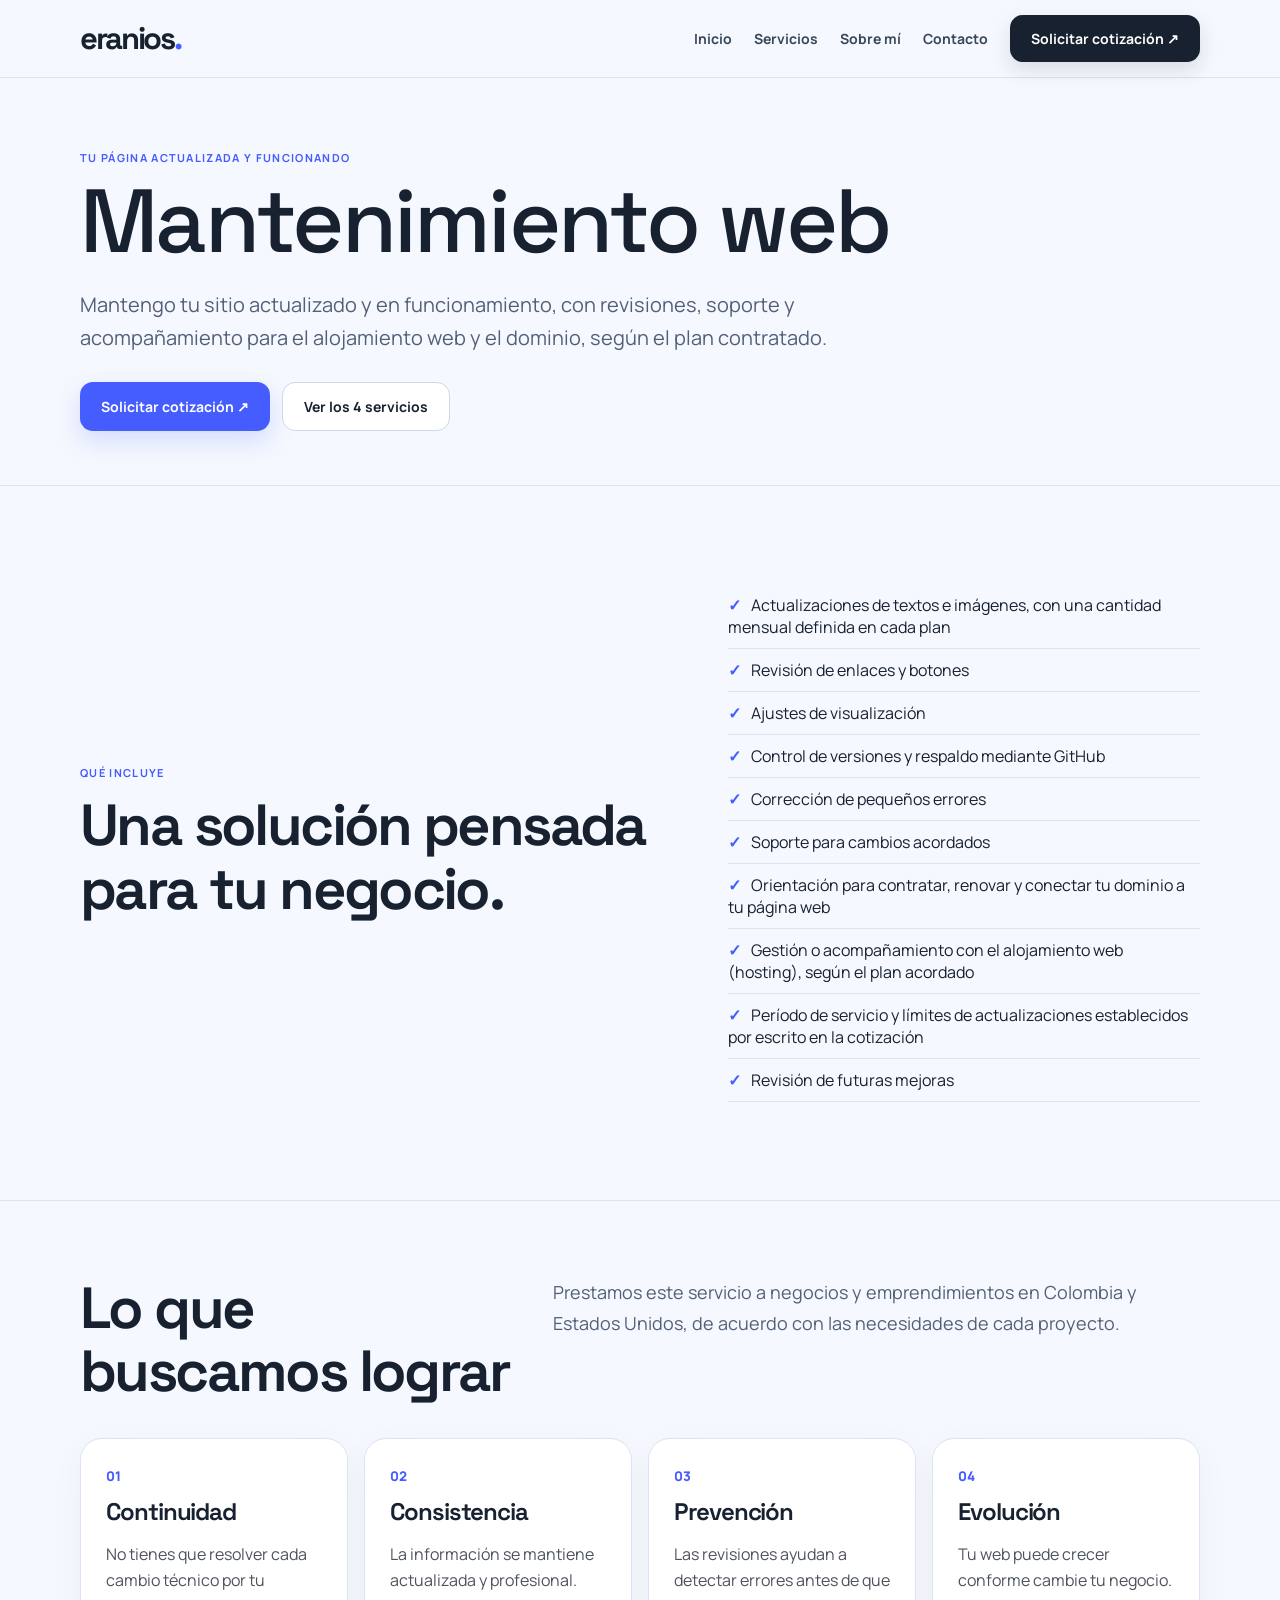
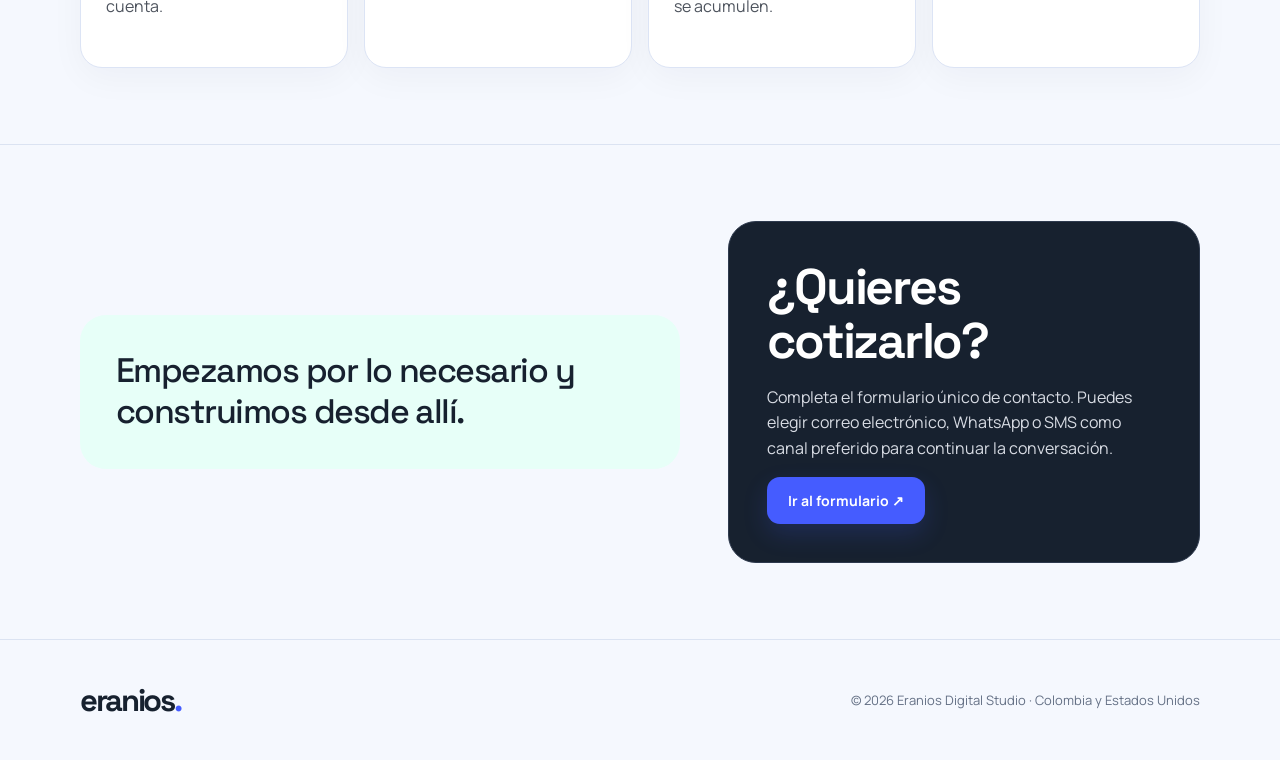
<file: maintenance.html>
<!doctype html><html lang="es"><head><meta charset="utf-8"><meta name="viewport" content="width=device-width,initial-scale=1"><title>Mantenimiento web para negocios | Nelly Panesso</title><meta name="description" content="Mantenimiento web, actualizaciones y soporte para mantener sitios de negocios vigentes, funcionales y profesionales."><meta name="robots" content="index,follow"><link rel="canonical" href="https://nellypanessoa.github.io/np-preview/maintenance.html"><meta property="og:type" content="website"><meta property="og:title" content="Mantenimiento web para negocios | Nelly Panesso"><meta property="og:description" content="Mantenimiento web, actualizaciones y soporte para mantener sitios de negocios vigentes, funcionales y profesionales."><meta property="og:url" content="https://nellypanessoa.github.io/np-preview/maintenance.html"><meta property="og:site_name" content="Nelly Panesso"><meta name="twitter:card" content="summary"><meta name="twitter:title" content="Mantenimiento web para negocios | Nelly Panesso"><meta name="twitter:description" content="Mantenimiento web, actualizaciones y soporte para mantener sitios de negocios vigentes, funcionales y profesionales."><link rel="icon" href="favicon.svg" type="image/svg+xml"><script type="application/ld+json">{"@context":"https://schema.org","@type":"Service","name":"Mantenimiento web","url":"https://nellypanessoa.github.io/np-preview/maintenance.html","provider":{"@id":"https://nellypanessoa.github.io/np-preview/#business"},"areaServed":["United States","Colombia"],"availableChannel":{"@type":"ServiceChannel","serviceUrl":"https://nellypanessoa.github.io/np-preview/contact.html?service=maintenance#cotizacion"}}</script><link rel="preconnect" href="https://fonts.googleapis.com"><link rel="preconnect" href="https://fonts.gstatic.com" crossorigin><link href="https://fonts.googleapis.com/css2?family=Manrope:wght@400;500;600;700;800&family=Space+Grotesk:wght@400;500;600;700&display=swap" rel="stylesheet"><link rel="stylesheet" href="assets/styles.css"></head><body><header class="top"><div class="wrap"><a class="brand" href="index.html" aria-label="eranios, inicio">eranios<span>.</span></a><button class="menu" aria-expanded="false" aria-label="Abrir menú">Menú</button><nav><a href="index.html">Inicio</a><a href="index.html#servicios">Servicios</a><a href="about.html">Sobre mí</a><a href="contact.html#cotizacion">Contacto</a><a class="nav-cta" href="contact.html#cotizacion">Solicitar cotización ↗</a></nav></div></header><main><section class="page-hero"><div class="wrap"><p class="eyebrow">Tu página actualizada y funcionando</p><h1>Mantenimiento web</h1><p class="lede">Mantengo tu sitio actualizado y en funcionamiento, con revisiones, soporte y acompañamiento para el alojamiento web y el dominio, según el plan contratado.</p><div class="actions"><a class="button" href="contact.html?service=maintenance#cotizacion">Solicitar cotización ↗</a><a class="button alt" href="index.html#servicios">Ver los 4 servicios</a></div></div></section><section><div class="wrap split"><div><p class="eyebrow">Qué incluye</p><h2>Una solución pensada para tu negocio.</h2></div><div><ul class="checklist"><li>Actualizaciones de textos e imágenes, con una cantidad mensual definida en cada plan</li><li>Revisión de enlaces y botones</li><li>Ajustes de visualización</li><li>Control de versiones y respaldo mediante GitHub</li><li>Corrección de pequeños errores</li><li>Soporte para cambios acordados</li><li>Orientación para contratar, renovar y conectar tu dominio a tu página web</li><li>Gestión o acompañamiento con el alojamiento web (hosting), según el plan acordado</li><li>Período de servicio y límites de actualizaciones establecidos por escrito en la cotización</li><li>Revisión de futuras mejoras</li></ul></div></div></section><section><div class="wrap"><div class="section-head"><h2>Lo que buscamos lograr</h2><p>Prestamos este servicio a negocios y emprendimientos en Colombia y Estados Unidos, de acuerdo con las necesidades de cada proyecto.</p></div><div class="cards"><article class="card"><small>01</small><h3>Continuidad</h3><p>No tienes que resolver cada cambio técnico por tu cuenta.</p></article><article class="card"><small>02</small><h3>Consistencia</h3><p>La información se mantiene actualizada y profesional.</p></article><article class="card"><small>03</small><h3>Prevención</h3><p>Las revisiones ayudan a detectar errores antes de que se acumulen.</p></article><article class="card"><small>04</small><h3>Evolución</h3><p>Tu web puede crecer conforme cambie tu negocio.</p></article></div></div></section><section><div class="wrap split"><div class="quote">Empezamos por lo necesario y construimos desde allí.</div><div class="contact-box"><h2>¿Quieres cotizarlo?</h2><p>Completa el formulario único de contacto. Puedes elegir correo electrónico, WhatsApp o SMS como canal preferido para continuar la conversación.</p><a class="button" href="contact.html?service=maintenance#cotizacion">Ir al formulario ↗</a></div></div></section></main><footer class="footer"><div class="wrap"><a class="brand" href="index.html" aria-label="eranios, inicio">eranios<span>.</span></a><p>© <span id="year"></span> Eranios Digital Studio · Colombia y Estados Unidos</p></div></footer><script src="assets/site.js?v=4"></script></body></html>
</file>
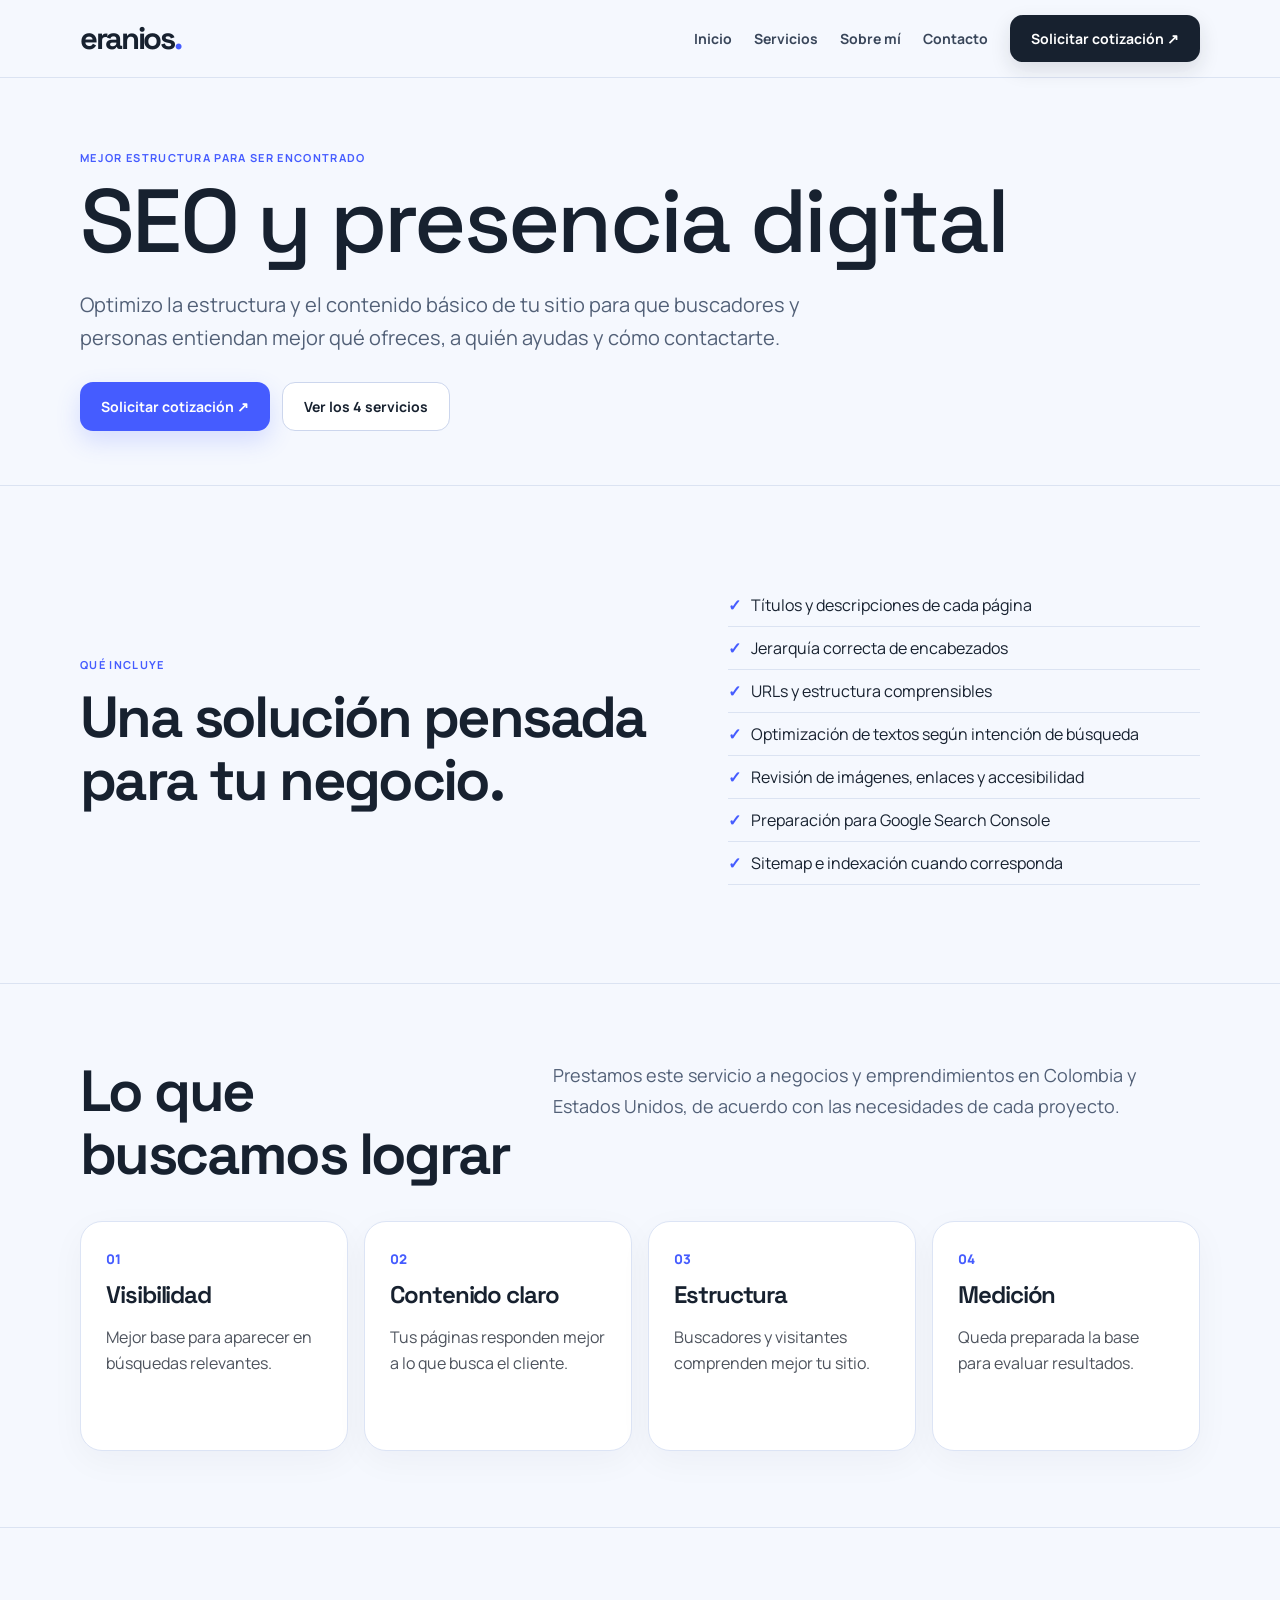
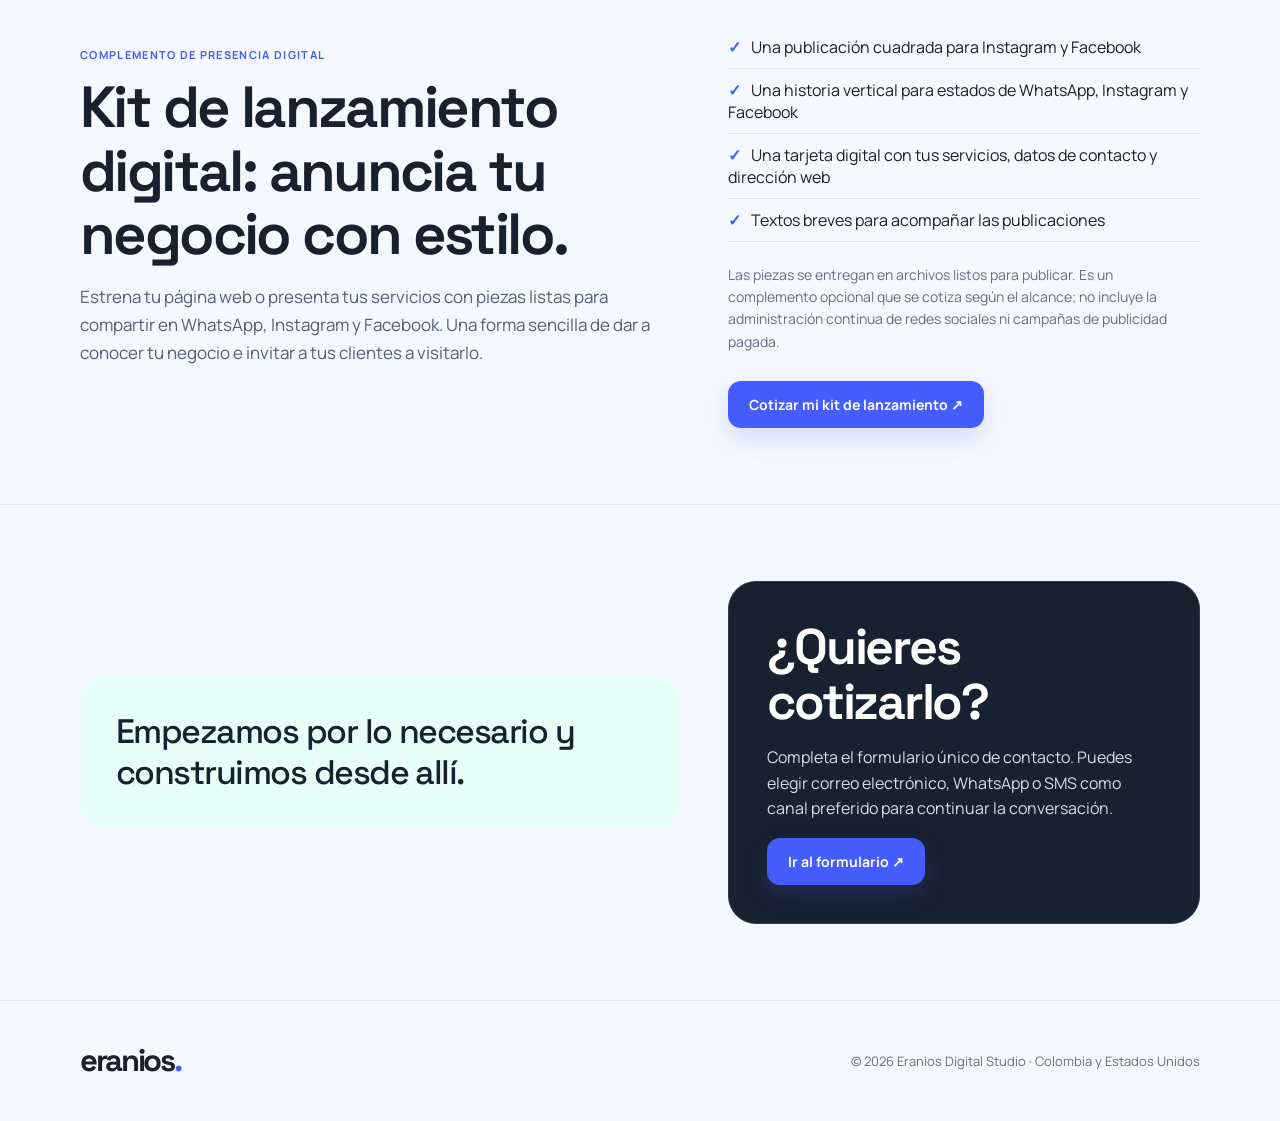
<file: seo.html>
<!doctype html><html lang="es"><head><meta charset="utf-8"><meta name="viewport" content="width=device-width,initial-scale=1"><title>SEO y presencia digital para pequeños negocios | Nelly Panesso</title><meta name="description" content="Mejora la estructura y visibilidad de tu web. Conoce servicios de SEO, presencia digital y kits de lanzamiento para WhatsApp, Instagram y Facebook."><meta name="robots" content="index,follow"><link rel="canonical" href="https://nellypanessoa.github.io/np-preview/seo.html"><meta property="og:type" content="website"><meta property="og:title" content="SEO y presencia digital para pequeños negocios | Nelly Panesso"><meta property="og:description" content="Mejora la estructura y visibilidad de tu web. Conoce servicios de SEO, presencia digital y kits de lanzamiento para WhatsApp, Instagram y Facebook."><meta property="og:url" content="https://nellypanessoa.github.io/np-preview/seo.html"><meta property="og:site_name" content="Nelly Panesso"><meta name="twitter:card" content="summary"><meta name="twitter:title" content="SEO y presencia digital para pequeños negocios | Nelly Panesso"><meta name="twitter:description" content="Mejora la estructura y visibilidad de tu web. Conoce servicios de SEO, presencia digital y kits de lanzamiento para WhatsApp, Instagram y Facebook."><link rel="icon" href="favicon.svg" type="image/svg+xml"><script type="application/ld+json">{"@context":"https://schema.org","@type":"Service","name":"SEO y presencia digital","url":"https://nellypanessoa.github.io/np-preview/seo.html","provider":{"@id":"https://nellypanessoa.github.io/np-preview/#business"},"areaServed":["United States","Colombia"],"availableChannel":{"@type":"ServiceChannel","serviceUrl":"https://nellypanessoa.github.io/np-preview/contact.html?service=seo#cotizacion"}}</script><link rel="preconnect" href="https://fonts.googleapis.com"><link rel="preconnect" href="https://fonts.gstatic.com" crossorigin><link href="https://fonts.googleapis.com/css2?family=Manrope:wght@400;500;600;700;800&family=Space+Grotesk:wght@400;500;600;700&display=swap" rel="stylesheet"><link rel="stylesheet" href="assets/styles.css"></head><body><header class="top"><div class="wrap"><a class="brand" href="index.html" aria-label="eranios, inicio">eranios<span>.</span></a><button class="menu" aria-expanded="false" aria-label="Abrir menú">Menú</button><nav><a href="index.html">Inicio</a><a href="index.html#servicios">Servicios</a><a href="about.html">Sobre mí</a><a href="contact.html#cotizacion">Contacto</a><a class="nav-cta" href="contact.html#cotizacion">Solicitar cotización ↗</a></nav></div></header><main><section class="page-hero"><div class="wrap"><p class="eyebrow">Mejor estructura para ser encontrado</p><h1>SEO y presencia digital</h1><p class="lede">Optimizo la estructura y el contenido básico de tu sitio para que buscadores y personas entiendan mejor qué ofreces, a quién ayudas y cómo contactarte.</p><div class="actions"><a class="button" href="contact.html?service=seo#cotizacion">Solicitar cotización ↗</a><a class="button alt" href="index.html#servicios">Ver los 4 servicios</a></div></div></section><section><div class="wrap split"><div><p class="eyebrow">Qué incluye</p><h2>Una solución pensada para tu negocio.</h2></div><div><ul class="checklist"><li>Títulos y descripciones de cada página</li><li>Jerarquía correcta de encabezados</li><li>URLs y estructura comprensibles</li><li>Optimización de textos según intención de búsqueda</li><li>Revisión de imágenes, enlaces y accesibilidad</li><li>Preparación para Google Search Console</li><li>Sitemap e indexación cuando corresponda</li></ul></div></div></section><section><div class="wrap"><div class="section-head"><h2>Lo que buscamos lograr</h2><p>Prestamos este servicio a negocios y emprendimientos en Colombia y Estados Unidos, de acuerdo con las necesidades de cada proyecto.</p></div><div class="cards"><article class="card"><small>01</small><h3>Visibilidad</h3><p>Mejor base para aparecer en búsquedas relevantes.</p></article><article class="card"><small>02</small><h3>Contenido claro</h3><p>Tus páginas responden mejor a lo que busca el cliente.</p></article><article class="card"><small>03</small><h3>Estructura</h3><p>Buscadores y visitantes comprenden mejor tu sitio.</p></article><article class="card"><small>04</small><h3>Medición</h3><p>Queda preparada la base para evaluar resultados.</p></article></div></div></section><section id="kit-lanzamiento"><div class="wrap split"><div><p class="eyebrow">Complemento de presencia digital</p><h2>Kit de lanzamiento digital: anuncia tu negocio con estilo.</h2><p class="lede" style="font-size:17px">Estrena tu página web o presenta tus servicios con piezas listas para compartir en WhatsApp, Instagram y Facebook. Una forma sencilla de dar a conocer tu negocio e invitar a tus clientes a visitarlo.</p></div><div><ul class="checklist"><li>Una publicación cuadrada para Instagram y Facebook</li><li>Una historia vertical para estados de WhatsApp, Instagram y Facebook</li><li>Una tarjeta digital con tus servicios, datos de contacto y dirección web</li><li>Textos breves para acompañar las publicaciones</li></ul><p class="field-hint" style="font-size:14px;line-height:1.6">Las piezas se entregan en archivos listos para publicar. Es un complemento opcional que se cotiza según el alcance; no incluye la administración continua de redes sociales ni campañas de publicidad pagada.</p><div class="actions"><a class="button" href="contact.html?service=seo#cotizacion">Cotizar mi kit de lanzamiento ↗</a></div></div></div></section><section><div class="wrap split"><div class="quote">Empezamos por lo necesario y construimos desde allí.</div><div class="contact-box"><h2>¿Quieres cotizarlo?</h2><p>Completa el formulario único de contacto. Puedes elegir correo electrónico, WhatsApp o SMS como canal preferido para continuar la conversación.</p><a class="button" href="contact.html?service=seo#cotizacion">Ir al formulario ↗</a></div></div></section></main><footer class="footer"><div class="wrap"><a class="brand" href="index.html" aria-label="eranios, inicio">eranios<span>.</span></a><p>© <span id="year"></span> Eranios Digital Studio · Colombia y Estados Unidos</p></div></footer><script src="assets/site.js?v=4"></script></body></html>
</file>
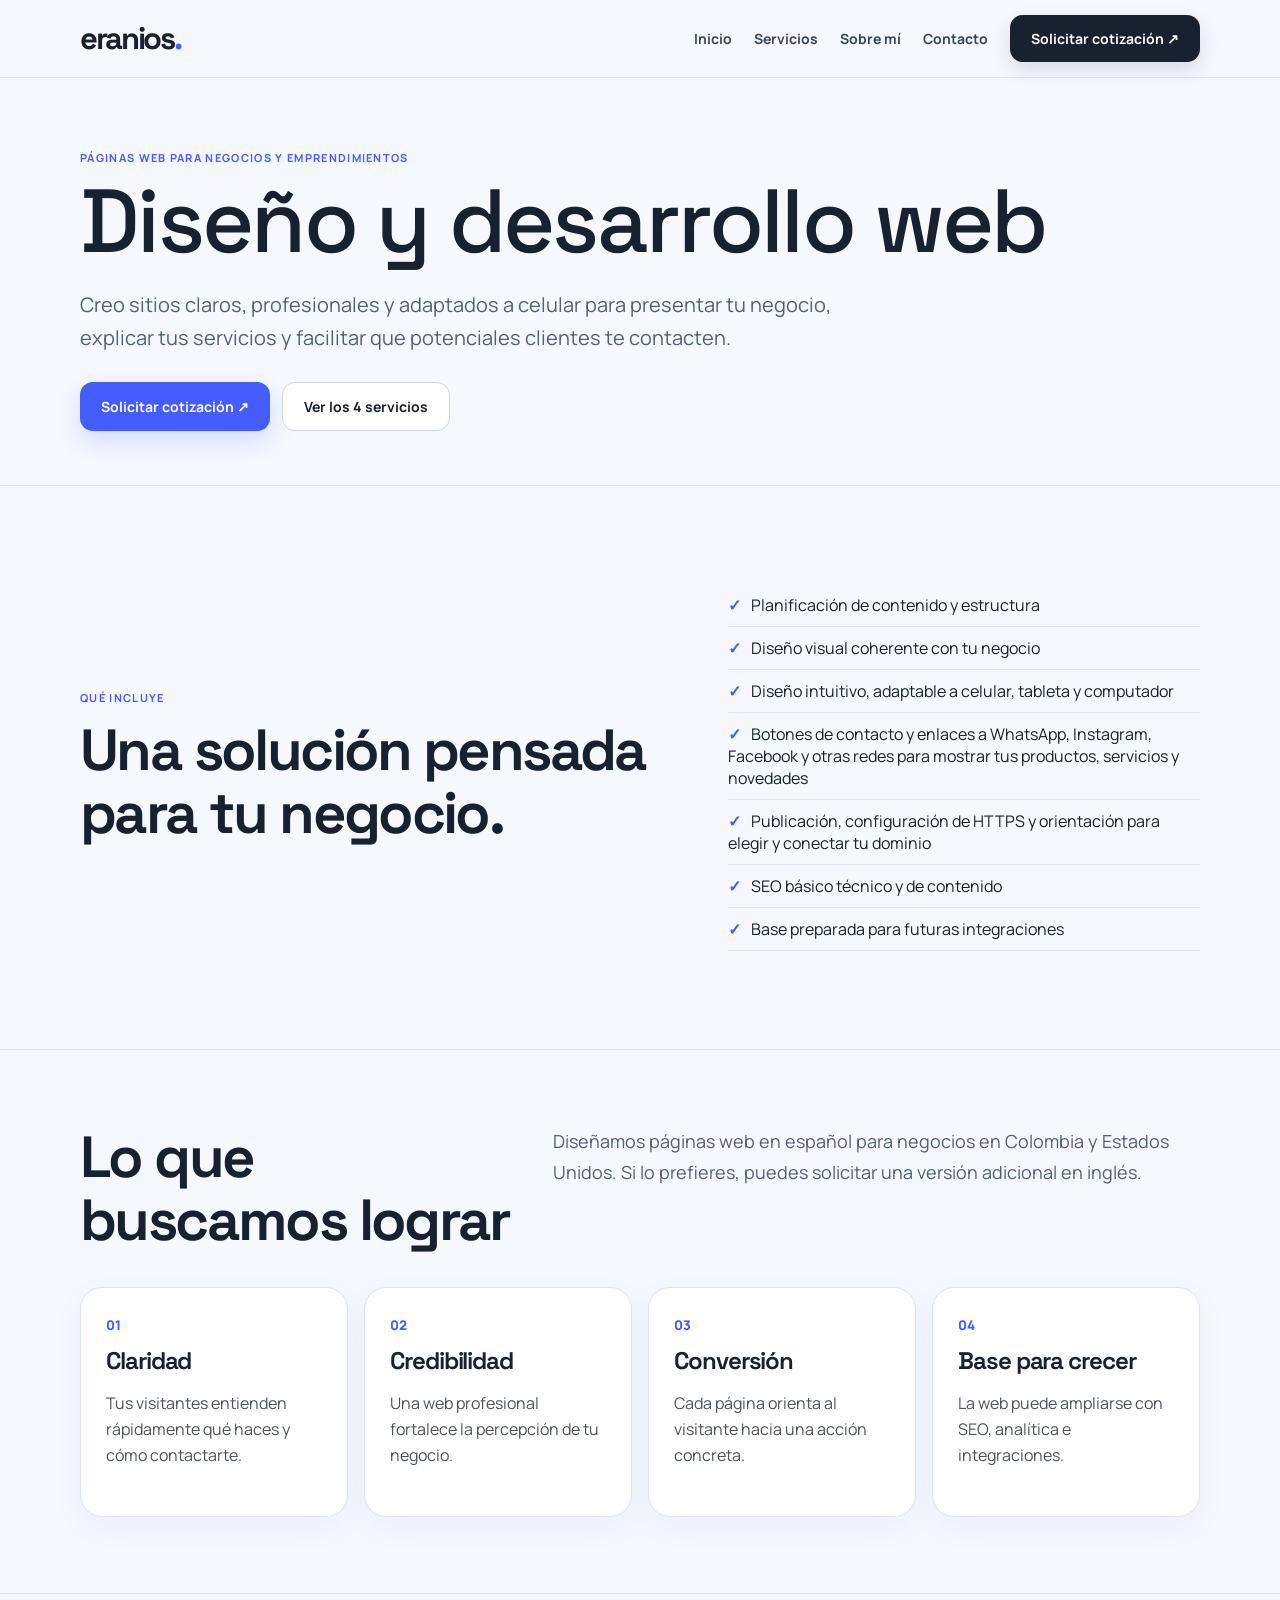
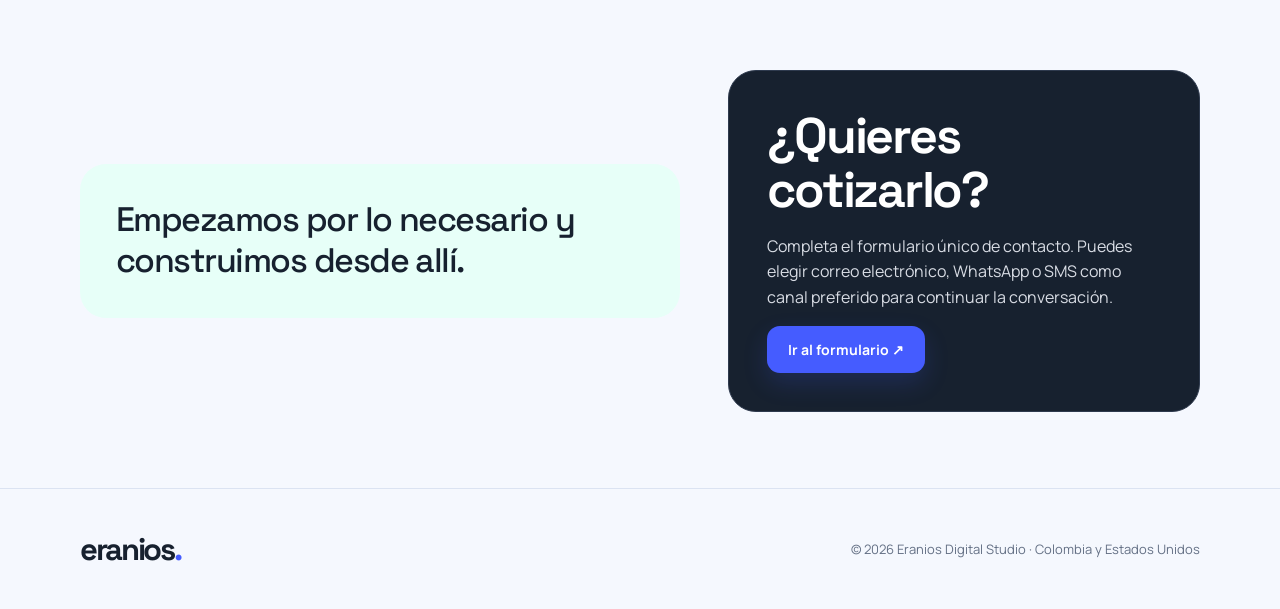
<file: web-design.html>
<!doctype html><html lang="es"><head><meta charset="utf-8"><meta name="viewport" content="width=device-width,initial-scale=1"><title>Diseño y desarrollo de páginas web para negocios | Nelly Panesso</title><meta name="description" content="Creo páginas web claras y adaptadas a celulares para pequeños negocios en Colombia y Estados Unidos. Explora demos y solicita una cotización."><meta name="robots" content="index,follow"><link rel="canonical" href="https://nellypanessoa.github.io/np-preview/web-design.html"><meta property="og:type" content="website"><meta property="og:title" content="Diseño y desarrollo de páginas web para negocios | Nelly Panesso"><meta property="og:description" content="Creo páginas web claras y adaptadas a celulares para pequeños negocios en Colombia y Estados Unidos. Explora demos y solicita una cotización."><meta property="og:url" content="https://nellypanessoa.github.io/np-preview/web-design.html"><meta property="og:site_name" content="Nelly Panesso"><meta name="twitter:card" content="summary"><meta name="twitter:title" content="Diseño y desarrollo de páginas web para negocios | Nelly Panesso"><meta name="twitter:description" content="Creo páginas web claras y adaptadas a celulares para pequeños negocios en Colombia y Estados Unidos. Explora demos y solicita una cotización."><link rel="icon" href="favicon.svg" type="image/svg+xml"><script type="application/ld+json">{"@context":"https://schema.org","@type":"Service","name":"Diseño y desarrollo web","url":"https://nellypanessoa.github.io/np-preview/web-design.html","provider":{"@id":"https://nellypanessoa.github.io/np-preview/#business"},"areaServed":["United States","Colombia"],"availableChannel":{"@type":"ServiceChannel","serviceUrl":"https://nellypanessoa.github.io/np-preview/contact.html?service=web#cotizacion"}}</script><link rel="preconnect" href="https://fonts.googleapis.com"><link rel="preconnect" href="https://fonts.gstatic.com" crossorigin><link href="https://fonts.googleapis.com/css2?family=Manrope:wght@400;500;600;700;800&family=Space+Grotesk:wght@400;500;600;700&display=swap" rel="stylesheet"><link rel="stylesheet" href="assets/styles.css"></head><body><header class="top"><div class="wrap"><a class="brand" href="index.html" aria-label="eranios, inicio">eranios<span>.</span></a><button class="menu" aria-expanded="false" aria-label="Abrir menú">Menú</button><nav><a href="index.html">Inicio</a><a href="index.html#servicios">Servicios</a><a href="about.html">Sobre mí</a><a href="contact.html#cotizacion">Contacto</a><a class="nav-cta" href="contact.html#cotizacion">Solicitar cotización ↗</a></nav></div></header><main><section class="page-hero"><div class="wrap"><p class="eyebrow">Páginas web para negocios y emprendimientos</p><h1>Diseño y desarrollo web</h1><p class="lede">Creo sitios claros, profesionales y adaptados a celular para presentar tu negocio, explicar tus servicios y facilitar que potenciales clientes te contacten.</p><div class="actions"><a class="button" href="contact.html?service=web#cotizacion">Solicitar cotización ↗</a><a class="button alt" href="index.html#servicios">Ver los 4 servicios</a></div></div></section><section><div class="wrap split"><div><p class="eyebrow">Qué incluye</p><h2>Una solución pensada para tu negocio.</h2></div><div><ul class="checklist"><li>Planificación de contenido y estructura</li><li>Diseño visual coherente con tu negocio</li><li>Diseño intuitivo, adaptable a celular, tableta y computador</li><li>Botones de contacto y enlaces a WhatsApp, Instagram, Facebook y otras redes para mostrar tus productos, servicios y novedades</li><li>Publicación, configuración de HTTPS y orientación para elegir y conectar tu dominio</li><li>SEO básico técnico y de contenido</li><li>Base preparada para futuras integraciones</li></ul></div></div></section><section><div class="wrap"><div class="section-head"><h2>Lo que buscamos lograr</h2><p>Diseñamos páginas web en español para negocios en Colombia y Estados Unidos. Si lo prefieres, puedes solicitar una versión adicional en inglés.</p></div><div class="cards"><article class="card"><small>01</small><h3>Claridad</h3><p>Tus visitantes entienden rápidamente qué haces y cómo contactarte.</p></article><article class="card"><small>02</small><h3>Credibilidad</h3><p>Una web profesional fortalece la percepción de tu negocio.</p></article><article class="card"><small>03</small><h3>Conversión</h3><p>Cada página orienta al visitante hacia una acción concreta.</p></article><article class="card"><small>04</small><h3>Base para crecer</h3><p>La web puede ampliarse con SEO, analítica e integraciones.</p></article></div></div></section><section><div class="wrap split"><div class="quote">Empezamos por lo necesario y construimos desde allí.</div><div class="contact-box"><h2>¿Quieres cotizarlo?</h2><p>Completa el formulario único de contacto. Puedes elegir correo electrónico, WhatsApp o SMS como canal preferido para continuar la conversación.</p><a class="button" href="contact.html?service=web#cotizacion">Ir al formulario ↗</a></div></div></section></main><footer class="footer"><div class="wrap"><a class="brand" href="index.html" aria-label="eranios, inicio">eranios<span>.</span></a><p>© <span id="year"></span> Eranios Digital Studio · Colombia y Estados Unidos</p></div></footer><script src="assets/site.js?v=4"></script></body></html>
</file>
<file: assets/styles.css>
:root{--ink:#17212F;--paper:#F5F8FE;--card:#FFFFFF;--accent:#455CFF;--mint:#55D6C2;--line:#DBE3F2;--muted:#647085;--soft:#EAF0FF}
*{box-sizing:border-box}html{scroll-behavior:smooth}body{margin:0;background:var(--paper);color:var(--ink);font-family:"DM Sans",sans-serif}a{color:inherit}.wrap{width:min(1120px,92vw);margin:auto}.top{position:sticky;top:0;z-index:20;background:rgba(246,241,232,.94);backdrop-filter:blur(12px);border-bottom:1px solid var(--line)}.top .wrap{display:flex;justify-content:space-between;align-items:center;gap:28px;padding:18px 0}.brand{font:500 31px/1 "Newsreader",serif;text-decoration:none}.brand span,.accent{color:var(--accent)}nav{display:flex;align-items:center;gap:22px}nav a{text-decoration:none;font-size:14px}.nav-cta,.button{display:inline-flex;align-items:center;justify-content:center;gap:8px;text-decoration:none;border-radius:999px;padding:12px 18px;font-weight:700}.nav-cta{background:var(--ink);color:white}.menu{display:none;background:none;border:1px solid var(--line);border-radius:999px;padding:9px 13px}.hero{padding:88px 0 70px;border-bottom:1px solid var(--line)}.hero-grid,.split{display:grid;grid-template-columns:1.12fr .88fr;gap:48px;align-items:center}.eyebrow{margin:0 0 14px;text-transform:uppercase;letter-spacing:.15em;font-size:12px;color:var(--accent);font-weight:700}.hero h1,.page-hero h1{font:500 clamp(50px,7vw,90px)/.95 "Newsreader",serif;letter-spacing:-.03em;margin:0 0 24px}.lede{font-size:20px;line-height:1.65;color:#3d4552;max-width:760px}.actions{display:flex;gap:12px;flex-wrap:wrap;margin-top:28px}.button{background:var(--accent);color:white;border:0;cursor:pointer;font:700 14px "DM Sans",sans-serif}.button.alt{background:transparent;color:var(--ink);border:1px solid var(--ink)}.hero-panel{background:var(--ink);color:white;border-radius:30px;padding:36px;min-height:390px;display:flex;flex-direction:column;justify-content:space-between}.hero-panel .big{font:500 44px/1.04 "Newsreader",serif}.hero-panel p{color:#dfe2e7;line-height:1.6}.mini-grid{display:grid;grid-template-columns:1fr 1fr;gap:10px}.mini{border:1px solid rgba(255,255,255,.18);border-radius:16px;padding:15px;font-size:13px}.mini strong{display:block;font-size:22px;margin-bottom:5px}
section{padding:76px 0;border-bottom:1px solid var(--line)}.section-head{display:grid;grid-template-columns:.8fr 1.2fr;gap:42px;margin-bottom:34px}.section-head h2,h2{font:500 clamp(38px,5vw,58px)/1 "Newsreader",serif;margin:0}.section-head p{margin:0;font-size:18px;line-height:1.7;color:#444b57}.cards{display:grid;grid-template-columns:repeat(4,1fr);gap:16px}.card{background:var(--card);border:1px solid var(--line);border-radius:20px;padding:25px;min-height:230px}.card small{font-weight:800;color:var(--accent)}.card h3{font:500 28px/1.05 "Newsreader",serif;margin:12px 0}.card p,.card li{color:#4d535d;line-height:1.6}.card a{font-weight:700;text-decoration:none;border-bottom:1px solid}.service-card{display:flex;flex-direction:column;justify-content:space-between}.service-card:nth-child(2n){background:var(--soft)}.service-card .num{font:500 42px/1 "Newsreader",serif;color:var(--accent)}.dark{background:var(--ink);color:white}.dark .section-head p,.dark p{color:#d7dbe3}.dark .card{background:#151f33;border-color:#344057}.steps{counter-reset:step}.step{display:grid;grid-template-columns:70px 1fr;gap:18px;padding:24px 0;border-top:1px solid var(--line)}.step:before{counter-increment:step;content:"0" counter(step);color:var(--accent);font-weight:800}.step h3{margin:0 0 7px;font-size:22px}.step p{margin:0;color:#555d69;line-height:1.6}.quote{background:var(--soft);border-radius:26px;padding:36px;font:500 34px/1.2 "Newsreader",serif}.page-hero{padding:72px 0 54px;border-bottom:1px solid var(--line)}.page-hero p{max-width:760px}.checklist{list-style:none;padding:0;margin:22px 0}.checklist li{padding:10px 0;border-bottom:1px solid var(--line)}.checklist li:before{content:"✓";color:var(--accent);font-weight:800;margin-right:10px}.contact-box{background:var(--ink);color:white;border-radius:28px;padding:38px}.contact-box h2{font-size:50px}.contact-box p{color:#d8dce4;line-height:1.6}.footer{padding:38px 0}.footer .wrap{display:flex;justify-content:space-between;gap:24px;align-items:center}.footer p{color:var(--muted);font-size:13px}
.form-layout{display:grid;grid-template-columns:.72fr 1.28fr;gap:54px;align-items:start}.quote-form{background:var(--card);border:1px solid var(--line);border-radius:26px;padding:32px;display:grid;gap:24px;box-shadow:0 18px 50px rgba(16,25,42,.06)}.field{display:grid;gap:9px}.field>label,.field legend{font-weight:700;font-size:14px}.field legend{padding:0 0 7px}.field input[type=text],.field input[type=email],.field input[type=tel],.field textarea{width:100%;font:inherit;background:white;border:1px solid var(--line);border-radius:12px;padding:13px 14px}.field textarea{min-height:130px;resize:vertical}.field input:focus,.field textarea:focus{outline:2px solid rgba(233,87,63,.25);border-color:var(--accent)}fieldset.field{border:0;padding:0;margin:0}.choice-grid{display:grid;grid-template-columns:1fr 1fr;gap:10px}.choice-grid label{background:#fff;border:1px solid var(--line);border-radius:12px;padding:12px;display:flex;align-items:flex-start;gap:9px;line-height:1.35;cursor:pointer}.choice-grid input{margin-top:2px;accent-color:var(--accent)}.field-hint,.privacy-note{font-size:12px;color:var(--muted);margin:2px 0 0}.field-hint.error{color:#a62d1c;font-weight:700}.notice{margin-top:22px;background:var(--soft);border-radius:15px;padding:16px;line-height:1.55}.form-submit{width:100%;padding:15px 20px;font-size:15px}
@media(max-width:850px){.top nav{display:none;position:absolute;top:70px;left:4vw;right:4vw;background:var(--card);border:1px solid var(--line);border-radius:18px;padding:18px;flex-direction:column;align-items:stretch}.top nav.open{display:flex}.menu{display:block}.hero-grid,.split,.section-head,.form-layout{grid-template-columns:1fr}.cards{grid-template-columns:1fr 1fr}.hero{padding-top:58px}.hero-panel{min-height:320px}.form-layout{gap:30px}}@media(max-width:560px){.cards,.choice-grid{grid-template-columns:1fr}.footer .wrap{align-items:flex-start;flex-direction:column}.hero h1,.page-hero h1{font-size:52px}.quote-form{padding:22px}}
.about-hero{display:grid;grid-template-columns:minmax(0,1.12fr) minmax(300px,.88fr);gap:48px;align-items:center}.about-copy .lede{max-width:720px}.about-photo-wrap{margin:0;display:flex;justify-content:center}.about-photo{display:block;width:min(100%,420px);height:auto;aspect-ratio:1/1;object-fit:cover;object-position:center;border:1px solid var(--line);border-radius:28px;background:var(--card);box-shadow:0 20px 50px rgba(16,25,42,.10)}
@media(max-width:850px){.about-hero{grid-template-columns:1fr;gap:34px}.about-photo-wrap{justify-content:flex-start}.about-photo{width:min(100%,360px)}}
@media(max-width:560px){.about-hero{gap:28px}.about-photo{width:100%;border-radius:22px}}


/* Colombia demo portfolio */
.demo-showcase{background:#efece6}
.demo-showcase .section-head{align-items:end}
.demo-showcase .section-head .eyebrow{margin-bottom:13px}
.demo-showcase .section-head>div{max-width:620px}
.demo-showcase-grid{display:grid;grid-template-columns:repeat(2,minmax(0,1fr));gap:24px}
.demo-tile{overflow:hidden;border-radius:22px;border:1px solid #d9d1c5;background:#fffdf9;display:flex;flex-direction:column;box-shadow:0 11px 27px rgba(16,25,42,.035)}
.demo-tile-view{text-decoration:none;display:block}
.demo-tile-preview{position:relative;overflow:hidden;height:265px;padding:24px 28px}
.preview-top{position:relative;z-index:2;display:flex;justify-content:space-between;align-items:center;gap:10px;font-size:11px;font-weight:700;opacity:.86}
.preview-logo{font-size:16px;letter-spacing:-.04em;font-weight:800}
.preview-serif{font-family:Newsreader,Georgia,serif!important;font-weight:500!important}
.preview-body{position:relative;z-index:2;display:flex;flex-direction:column;align-items:flex-start;margin-top:34px}
.preview-body small{font-size:10px;letter-spacing:.15em;font-weight:800;margin-bottom:9px}
.preview-body strong{font-size:clamp(24px,2.6vw,36px);line-height:1.1;letter-spacing:-.045em}
.preview-pill{font-size:11px;border-radius:50px;background:#fffdf9;padding:8px 13px;color:#18232c;font-weight:800;display:inline-block;margin-top:17px}
.preview-decoration{position:absolute;right:-27px;bottom:-85px;font-size:270px;line-height:1;font-family:Georgia,serif;opacity:.15;transform:rotate(-10deg);z-index:0}
.preview-archive{background:linear-gradient(130deg,#ddf0e8 2%,#a7d3ca 100%);color:#123c3a}
.preview-restaurant{background:linear-gradient(135deg,#f2dfc4,#d4a57c);color:#48281f}
.preview-spa{background:linear-gradient(130deg,#f8e8e7,#d8bdce);color:#6b4660}
.preview-realty{background:linear-gradient(130deg,#dae6d7,#9daf9b);color:#183a30}
.demo-tile-copy{padding:25px 29px 27px;display:flex;flex-direction:column;flex:1}
.demo-tile-num{font-size:11px;text-transform:uppercase;letter-spacing:.11em;color:#a05543;font-weight:800}
.demo-tile-copy h3{font:500 31px/1.1 Newsreader,Georgia,serif;margin:13px 0 10px}
.demo-tile-copy p{color:#555d69;line-height:1.65;margin:0 0 19px;font-size:14px}
.demo-tile-copy>a{margin-top:auto;font-size:14px;font-weight:800;text-decoration:none;display:inline-flex;align-items:center;gap:8px}
.demo-tile-copy>a:hover{text-decoration:underline;text-underline-offset:5px}
.demo-tile-view:hover .preview-pill{transform:translateX(3px)}
.demo-showcase-foot{margin-top:30px;display:flex;align-items:center;justify-content:space-between;gap:30px}
.demo-showcase-foot p{font-size:13px;line-height:1.65;max-width:650px;color:#57606b;margin:0}
.demo-showcase-foot .button{flex-shrink:0}
@media(max-width:850px){.demo-showcase-foot{align-items:start;flex-direction:column}.demo-showcase-grid{gap:17px}.demo-tile-preview{padding:20px;height:240px}.preview-body{margin-top:30px}}
@media(max-width:600px){.demo-showcase-grid{grid-template-columns:1fr}.demo-tile-preview{height:265px}.preview-body strong{font-size:31px}.demo-tile-copy{padding:22px}.demo-showcase-foot .button{width:100%;justify-content:center}}


/* Testimonials with manual approval */
.reviews-section{background:#faf8f4}
.reviews-section .section-head{align-items:end}
.reviews-layout{display:grid;grid-template-columns:minmax(0,.87fr) minmax(0,1.13fr);gap:38px;align-items:start}
.reviews-intro{padding:25px 16px 24px 0}
.reviews-quote{display:block;font-family:Newsreader,Georgia,serif;font-size:110px;line-height:.7;color:#e9573f;opacity:.65;margin:16px 0 25px}
.reviews-intro h3{font:500 clamp(30px,3vw,44px)/1.08 Newsreader,Georgia,serif;letter-spacing:-.03em;margin:0 0 20px}
.reviews-intro>p{color:#5e6570;font-size:16px;line-height:1.8;max-width:480px}
.reviews-note{background:#f2ede5;border-radius:18px;padding:21px 24px;margin-top:31px}
.reviews-note strong{font-size:14px}
.reviews-note p{color:#555b63;font-size:13px;margin:7px 0 0;line-height:1.65}
.reviews-form-panel{border:1px solid #ded8ce;border-radius:22px;padding:34px;background:#fff;box-shadow:0 14px 36px rgba(16,25,42,.045)}
.reviews-form-panel h3{font:500 32px/1.2 Newsreader,Georgia,serif;margin:0 0 22px}
.reviews-fields{display:grid;grid-template-columns:1fr 1fr;gap:18px}
.reviews-fields label:not(.review-check){font-size:13px;font-weight:700;display:flex;flex-direction:column;gap:7px}
.reviews-fields input:not([type=checkbox]),.reviews-fields select,.reviews-fields textarea{border:1px solid #cfcfcf;border-radius:10px;background:white;color:#172231;width:100%;font:inherit;font-weight:400;padding:12px 14px;min-height:46px}
.reviews-fields textarea{min-height:138px;resize:vertical;line-height:1.55}
.reviews-fields .review-full{grid-column:1/-1}
.reviews-fields .review-check{display:flex;gap:12px;align-items:flex-start;font-size:13px;color:#4f5660;line-height:1.65}
.reviews-fields .review-check input{accent-color:#e9573f;margin:5px 0 0;flex-shrink:0;width:17px;height:17px}
.review-form .privacy-note{font-size:12px;line-height:1.65;margin:16px 0;color:#5b606a}
.review-form .form-submit{margin-top:10px}
@media(max-width:850px){.reviews-layout{grid-template-columns:1fr;gap:12px}.reviews-intro{padding:0 0 12px}.reviews-quote{font-size:70px;margin:6px 0 15px}.reviews-form-panel{max-width:700px}}
@media(max-width:560px){.reviews-form-panel{padding:22px}.reviews-fields{grid-template-columns:1fr}.reviews-form-panel h3{font-size:28px}}


/* Google Business Profile questionnaire — accessible visible options on mobile */
#google-eligibility[hidden]{display:none!important}
#google-eligibility{min-width:0;display:grid;gap:20px}
.google-question{min-width:0;border:0;padding:0;margin:0}
.google-question legend{font-size:14px;font-weight:700;line-height:1.5;padding:0 0 9px}
.google-options{display:grid;grid-template-columns:1fr 1fr;gap:9px}
.google-options label{display:flex;align-items:flex-start;gap:10px;padding:12px;border:1px solid var(--line);border-radius:12px;background:#fff;cursor:pointer;font-size:13px;line-height:1.45}
.google-options label:has(input:checked){border-color:var(--accent);background:#fff1eb}
.google-options input{accent-color:var(--accent);margin:2px 0 0;flex-shrink:0}
.google-options input:focus-visible{outline:2px solid var(--accent);outline-offset:2px}
@media(max-width:640px){.google-options{grid-template-columns:1fr}}


/* Eranios Digital Studio — new identity */
body{font-family:"Manrope",sans-serif;background:var(--paper);color:var(--ink)}
h1,h2,h3,.brand,.hero-panel .big,.quote{font-family:"Space Grotesk",sans-serif!important;letter-spacing:-.045em}
h1,h2,h3{font-weight:650}
.top{background:rgba(245,248,254,.92);border-bottom:1px solid var(--line)}
.top .wrap{padding:15px 0}
.brand{font-size:31px;font-weight:700;letter-spacing:-.075em;color:var(--ink)}
.brand span{color:var(--accent)}
.top nav a:not(.nav-cta){font-weight:700;color:#39465a}
.top nav a:hover{color:var(--accent)}
.nav-cta,.button{border-radius:13px;padding:14px 21px;transition:transform .2s ease,box-shadow .2s ease,background .2s ease}
.nav-cta{background:var(--ink);color:white;box-shadow:0 8px 20px rgba(23,33,47,.13)}
.button{background:var(--accent);font-family:"Manrope",sans-serif;box-shadow:0 10px 24px rgba(69,92,255,.18)}
.button.alt{background:#fff;color:var(--ink);border:1px solid #ccd6ed;box-shadow:none}
.button:hover,.nav-cta:hover{transform:translateY(-3px);box-shadow:0 16px 29px rgba(69,92,255,.22)}
.button:focus-visible,.nav-cta:focus-visible,.demo-tile a:focus-visible{outline:3px solid var(--mint);outline-offset:4px}
.eyebrow{color:var(--accent);letter-spacing:.12em;font-size:11px}
.section-head h2,h2{font-weight:650;line-height:1.09}
.section-head p,.lede{color:#526077}
.card{border:1px solid #DCE4F5;border-radius:22px;box-shadow:0 10px 35px rgba(23,33,47,.04);transition:transform .22s ease,box-shadow .22s ease,border-color .22s ease}
.card:hover{transform:translateY(-6px);box-shadow:0 22px 45px rgba(23,33,47,.11);border-color:#B7C5FF}
.card h3{font-family:"Space Grotesk",sans-serif!important;font-size:24px;line-height:1.2;font-weight:650}
.card small,.service-card .num{color:var(--accent)}
.service-card{min-height:300px;padding:27px}
.service-card:nth-child(2n){background:#F0F4FF}
.service-card .num{font-size:35px}
.service-card a{border:0;color:var(--accent);font-weight:800}
.service-card a:hover{text-decoration:underline;text-underline-offset:5px}
.demo-showcase{background:#ECF2FF}
.demo-tile{border-radius:25px;border:1px solid #dae4f8;background:#fff;box-shadow:0 16px 36px rgba(23,33,47,.06);transition:transform .22s ease,box-shadow .22s ease}
.demo-tile:hover{transform:translateY(-7px);box-shadow:0 25px 48px rgba(23,33,47,.12)}
.demo-tile-preview{height:300px}
.demo-tile-copy h3{font-family:"Space Grotesk",sans-serif;font-size:27px;font-weight:700}
.demo-tile-num{color:var(--accent)}
.demo-tile-copy>a{color:var(--accent)}
.preview-body strong{font-family:"Space Grotesk",sans-serif;font-weight:700}
.preview-realty{background:linear-gradient(135deg,#17212F,#455CFF);color:white}
.preview-realty .preview-pill{background:var(--mint);color:#17212F}
.preview-pill{transition:transform .22s ease}
.preview-archive{background:linear-gradient(140deg,#d9fdf4,#8be3d8);color:#153d43}
.preview-restaurant{background:linear-gradient(140deg,#f0e1ff,#bbbcff);color:#372859}
.preview-spa{background:linear-gradient(140deg,#e7edff,#c7daff);color:#2c3b65}
#sobre-mi{background:#fff}
#sobre-mi .about-photo{box-shadow:0 24px 52px rgba(23,33,47,.12)}
#sobre-mi h2{font-size:clamp(32px,4.4vw,53px)}
.step:before{color:var(--accent)}
.quote{background:#E7FFF8;color:var(--ink)}
.contact-box{background:#17212F;border:1px solid #2e3a4e}
.contact-box .button{color:#fff}
.field input:focus,.field textarea:focus{outline:2px solid #c4cbff}
.google-options label:has(input:checked){background:#edf0ff}
.reviews-section{background:#F5F8FE}
.reviews-quote{color:var(--accent)}
.reviews-note{background:#EAF0FF}
.reviews-fields .review-check input{accent-color:var(--accent)}
.studio-hero{position:relative;overflow:hidden;background:#17212F;color:#fff;border:0;padding:110px 0 102px}
.studio-hero:before{content:"";position:absolute;inset:0;opacity:.32;background-image:radial-gradient(#62728a 1px,transparent 1px);background-size:28px 28px;mask-image:linear-gradient(90deg,transparent,black)}
.studio-hero-grid{position:relative;z-index:1;display:grid;grid-template-columns:1.04fr .96fr;align-items:center;gap:42px}
.studio-hero .eyebrow{color:var(--mint);display:flex;align-items:center;gap:10px}
.studio-live-dot{background:var(--mint);width:8px;height:8px;display:inline-block;border-radius:50%;box-shadow:0 0 0 5px rgba(85,214,194,.12)}
.studio-hero h1{font-family:"Space Grotesk",sans-serif!important;font-size:clamp(50px,6.4vw,84px);line-height:1.04;font-weight:700;letter-spacing:-.075em;max-width:750px;margin:0 0 25px}
.studio-hero .accent{color:var(--mint)}
.studio-hero .lede{font-size:18px;color:#C2CBDB;max-width:580px;line-height:1.75}
.studio-hero .button.alt{background:transparent;color:#fff;border-color:#52617a}
.studio-hero-micro{display:flex;gap:18px;flex-wrap:wrap;margin-top:40px;color:#B3C2D6;font-size:12px;font-weight:700}
.studio-hero-art{position:relative;min-height:495px;display:flex;align-items:center}
.studio-browser{position:relative;width:100%;background:#fff;border:1px solid #7182ad;border-radius:22px;overflow:hidden;box-shadow:0 30px 75px rgba(0,0,0,.4);transform:rotate(-3deg);z-index:2}
.studio-browser-bar{height:47px;background:#F5F8FE;display:flex;justify-content:space-between;align-items:center;color:#68778c;padding:0 20px;font-size:11px;font-weight:700}
.studio-dots{color:#455CFF;letter-spacing:4px}
.studio-browser-canvas{background:linear-gradient(135deg,#455CFF 0%,#6B83FF 58%,#81F4E0 100%);min-height:355px;padding:38px;display:flex;flex-direction:column;color:#fff;justify-content:space-between}
.studio-browser-canvas p{font-weight:800;letter-spacing:.17em;font-size:11px}
.studio-browser-canvas strong{font-family:"Space Grotesk",sans-serif;font-size:clamp(40px,4.2vw,64px);letter-spacing:-.07em;line-height:.96}
.studio-browser-canvas em{color:#17212F;font-style:normal}
.studio-canvas-line{display:flex;justify-content:space-between;border-top:1px solid rgba(255,255,255,.5);padding-top:15px;font-size:11px;font-weight:800}
.studio-floating-card{position:absolute;right:-15px;bottom:13px;z-index:3;display:flex;align-items:center;gap:13px;background:#F5F8FE;color:#17212F;padding:17px 20px;border-radius:18px;box-shadow:0 18px 42px rgba(0,0,0,.22);transform:rotate(5deg)}
.studio-floating-card strong,.studio-floating-card small{display:block}.studio-floating-card strong{font-size:13px}.studio-floating-card small{font-size:11px;color:#68788f;margin-top:3px}
.studio-card-spark{font-size:34px;color:var(--accent)}
.studio-art-orbit{position:absolute;border-radius:50%;width:240px;height:240px;right:-90px;top:-20px;background:var(--mint);opacity:.24;filter:blur(60px)}
@media(max-width:950px){.studio-hero-grid{grid-template-columns:1fr}.studio-hero-art{min-height:380px;max-width:660px}.studio-hero{padding:82px 0 75px}}
@media(max-width:600px){.studio-hero{padding:66px 0}.studio-hero h1{font-size:clamp(43px,11vw,62px)}.studio-hero-art{min-height:320px}.studio-browser-canvas{min-height:255px;padding:25px}.studio-browser-canvas strong{font-size:40px}.studio-floating-card{right:0;bottom:-5px;padding:12px}.studio-hero-micro{gap:10px}.demo-tile-preview{height:270px}}
@media(prefers-reduced-motion:reduce){.card,.demo-tile,.button,.nav-cta{transition:none}}
</file>
